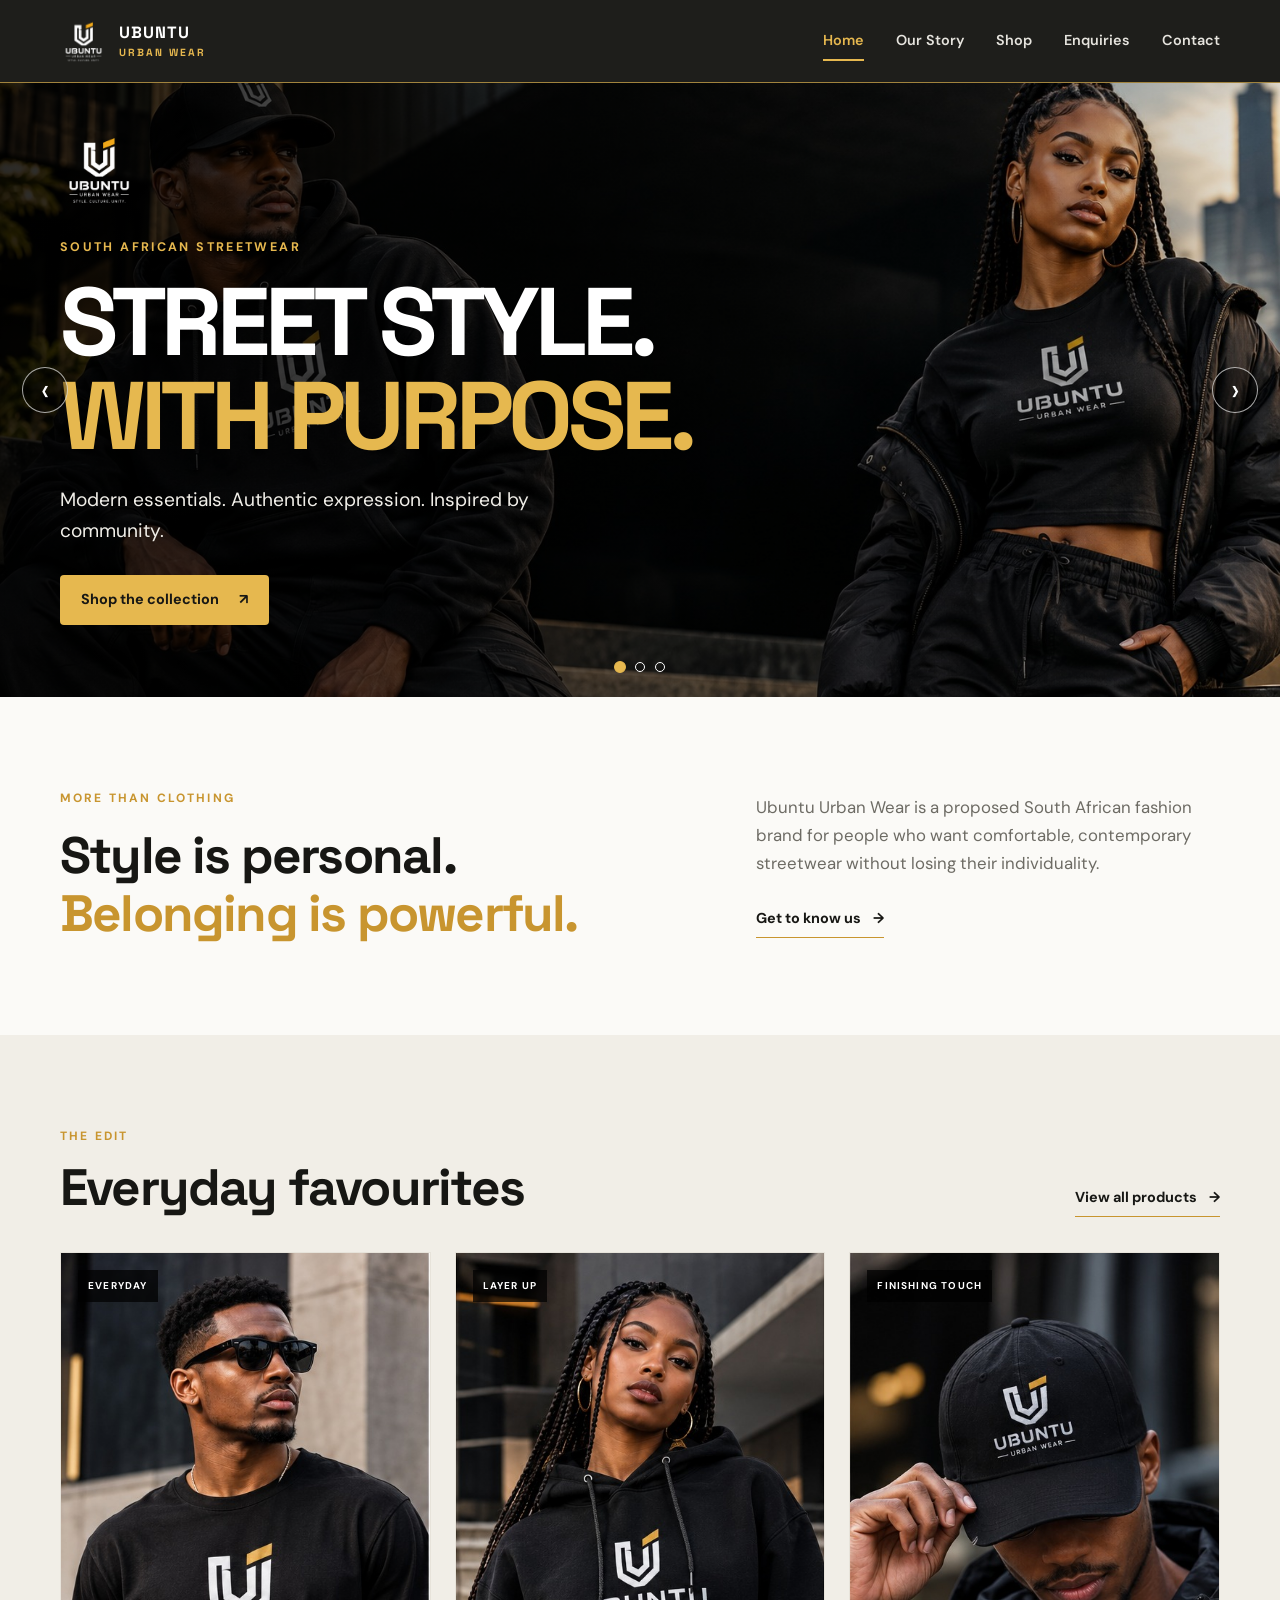
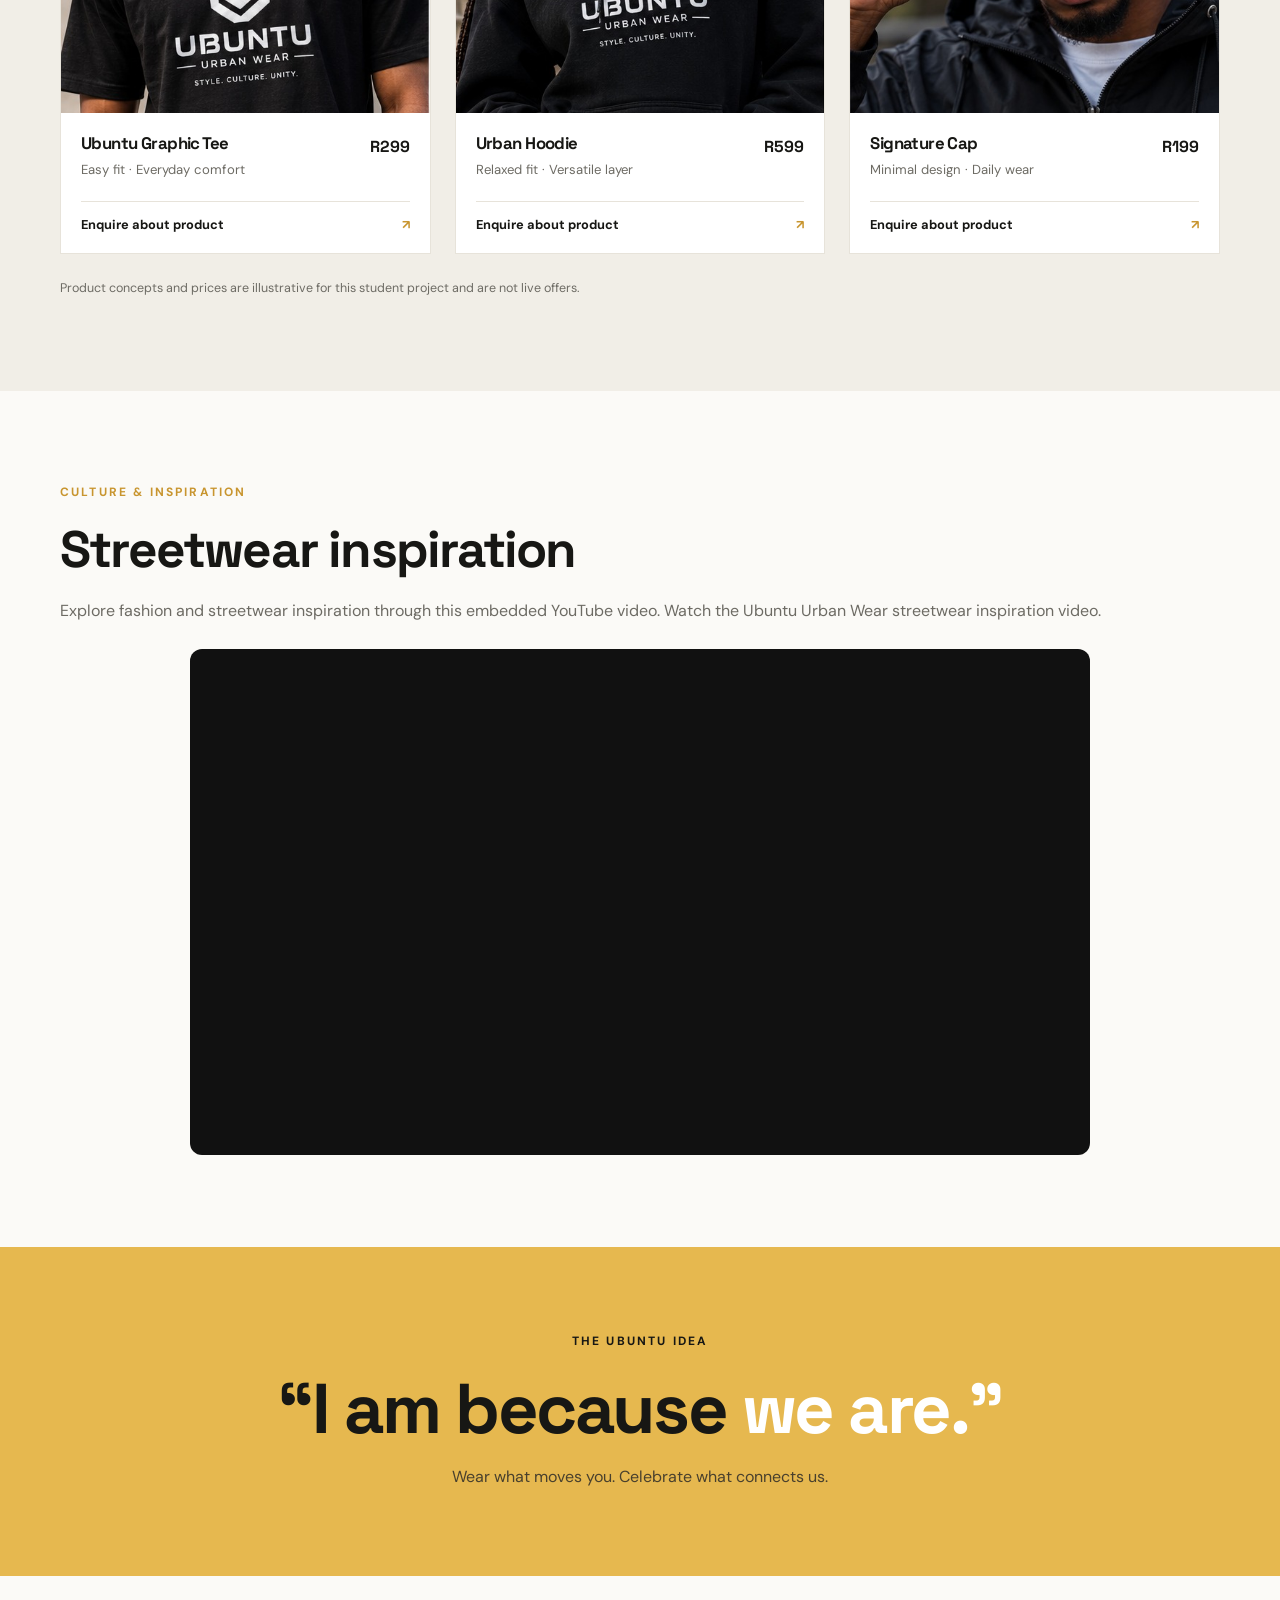
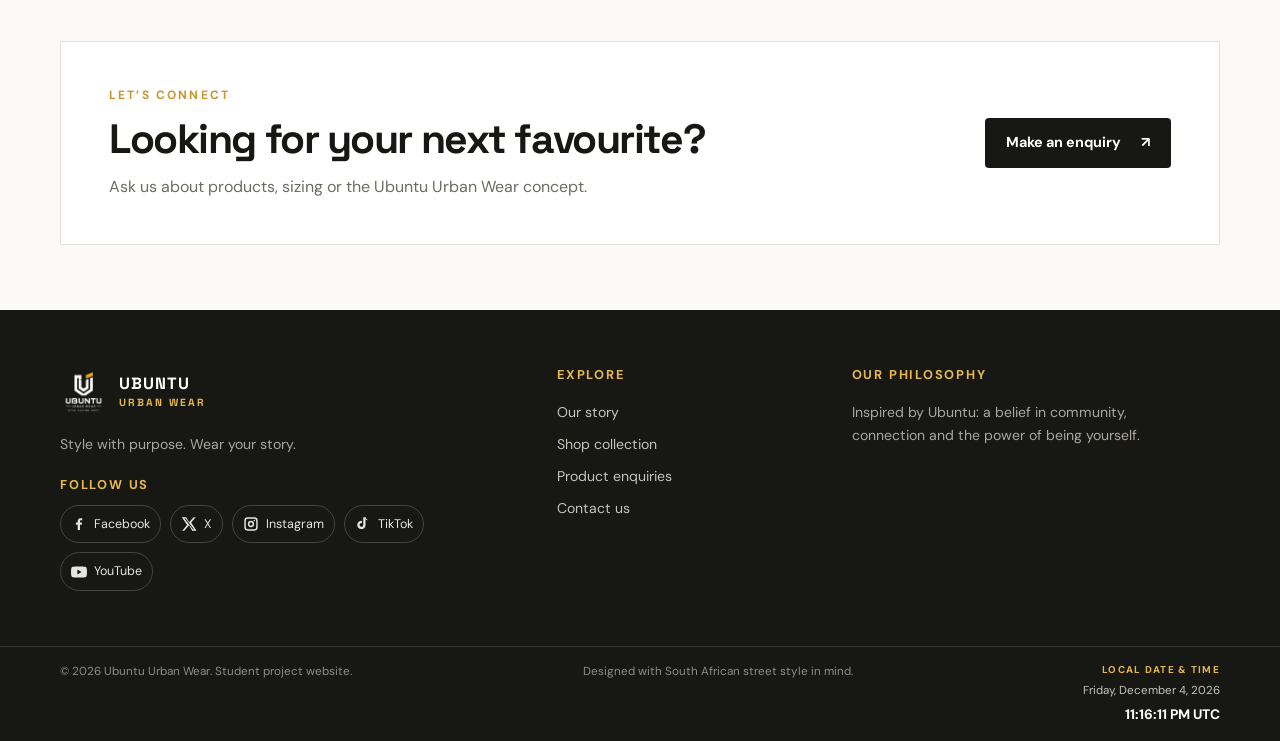
<file: index.html>
<!DOCTYPE html>
<html lang="en">
<head>
    <link rel="icon" type="image/png" sizes="128x128" href="images/favicon.png">
    <link rel="shortcut icon" href="images/favicon.ico" type="image/x-icon">
  <meta charset="UTF-8">
  <meta name="viewport" content="width=device-width, initial-scale=1.0">
  <meta name="description" content="Discover Ubuntu Urban Wear, a South African streetwear concept featuring graphic tees, urban hoodies and signature caps. Style, culture and unity in everyday wear.">
  <meta name="author" content="Katleho Kulube">
  <meta name="theme-color" content="#111111">
  <meta name="robots" content="index, follow, max-image-preview:large">
  <meta property="og:type" content="website">
  <meta property="og:site_name" content="Ubuntu Urban Wear">
  <meta property="og:title" content="Ubuntu Urban Wear | South African Streetwear & Everyday Style">
  <meta property="og:description" content="Discover Ubuntu Urban Wear, a South African streetwear concept featuring graphic tees, urban hoodies and signature caps. Style, culture and unity in everyday wear.">
  <meta property="og:image" content="images/banner-model-1.jpg">
  <meta name="twitter:card" content="summary_large_image">
  <meta name="twitter:title" content="Ubuntu Urban Wear | South African Streetwear & Everyday Style">
  <meta name="twitter:description" content="Discover Ubuntu Urban Wear, a South African streetwear concept featuring graphic tees, urban hoodies and signature caps. Style, culture and unity in everyday wear.">
  <meta name="twitter:image" content="images/banner-model-1.jpg">
  <title>Ubuntu Urban Wear | South African Streetwear & Everyday Style</title>
  <link rel="preconnect" href="https://fonts.googleapis.com">
  <link rel="preconnect" href="https://fonts.gstatic.com" crossorigin>
  <link href="https://fonts.googleapis.com/css2?family=DM+Sans:wght@400;500;600;700&family=Space+Grotesk:wght@400;500;600;700&display=swap" rel="stylesheet">
  <script type="application/ld+json">
  {
    "@context": "https://schema.org",
    "@type": "Organization",
    "name": "Ubuntu Urban Wear",
    "description": "A South African streetwear concept inspired by style, culture, unity and everyday self-expression.",
    "logo": "images/logo.png"
  }
  </script>
  <link rel="stylesheet" href="css/style.css">
</head>
<body>
<a class="skip-link" href="#main">Skip to content</a>
<header class="site-header">
  <div class="container nav-wrap">
    <a href="index.html" class="brand" aria-label="Ubuntu Urban Wear home">
      <img src="images/logo.png" alt="Ubuntu Urban Wear logo">
      <span>UBUNTU <em>URBAN WEAR</em></span>
    </a>
    <button class="menu-toggle" type="button" aria-expanded="false" aria-controls="main-nav" aria-label="Open navigation menu"><span></span><span></span><span></span></button>
    <nav class="main-nav" id="main-nav" aria-label="Main navigation">
      <a href="index.html" aria-current="page">Home</a>
      <a href="about.html" >Our Story</a>
      <a href="products.html" >Shop</a>
      <a href="enquiry.html" >Enquiries</a>
      <a href="contact.html" >Contact</a>
    </nav>
  </div>
</header>
<main id="main">
  <section class="fashion-carousel" aria-label="Ubuntu Urban Wear fashion banner">
    <div class="fashion-slide active" aria-hidden="false">
      <img class="fashion-slide-image" src="images/banner-model-1.jpg" alt="Ubuntu Urban Wear fashion banner, model 1" fetchpriority="high" decoding="async">
      <div class="fashion-shade"></div><div class="fashion-content container">
        <img class="fashion-logo" src="images/logo.png" alt="Ubuntu Urban Wear logo">
        <p class="eyebrow">South African streetwear</p><h1>Street style.<br><span>With purpose.</span></h1>
        <p>Modern essentials. Authentic expression. Inspired by community.</p><a class="btn btn-primary" href="products.html">Shop the collection <span aria-hidden="true">↗</span></a>
      </div>
    </div>
    <div class="fashion-slide" aria-hidden="true">
      <img class="fashion-slide-image" src="images/banner-model-2.jpg" alt="Ubuntu Urban Wear fashion banner, model 2" fetchpriority="auto" decoding="async">
      <div class="fashion-shade"></div><div class="fashion-content container">
        <img class="fashion-logo" src="images/logo.png" alt="Ubuntu Urban Wear logo">
        <p class="eyebrow">Own your everyday</p><h2>Make your<br><span>own statement.</span></h2>
        <p>Comfortable streetwear for every side of your story.</p><a class="btn btn-primary" href="products.html">Explore styles <span aria-hidden="true">↗</span></a>
      </div>
    </div>
    <div class="fashion-slide" aria-hidden="true">
      <img class="fashion-slide-image" src="images/banner-model-3.jpg" alt="Ubuntu Urban Wear fashion banner, model 3" fetchpriority="auto" decoding="async">
      <div class="fashion-shade"></div><div class="fashion-content container">
        <img class="fashion-logo" src="images/logo.png" alt="Ubuntu Urban Wear logo">
        <p class="eyebrow">Culture · Community · Confidence</p><h2>Wear your<br><span>story.</span></h2>
        <p>Find your fit. Celebrate what connects us.</p><a class="btn btn-primary" href="about.html">Discover our story <span aria-hidden="true">↗</span></a>
      </div>
    </div>
    <button class="carousel-arrow carousel-prev" type="button" aria-label="Previous banner">‹</button><button class="carousel-arrow carousel-next" type="button" aria-label="Next banner">›</button>
    <div class="carousel-dots" aria-label="Choose banner"><button class="active" type="button" aria-label="Show banner 1"></button><button type="button" aria-label="Show banner 2"></button><button type="button" aria-label="Show banner 3"></button></div>
  </section>
  <section class="section section-intro">
    <div class="container intro-grid">
      <div><p class="eyebrow">More than clothing</p><h2>Style is personal.<br><span>Belonging is powerful.</span></h2></div>
      <div><p>Ubuntu Urban Wear is a proposed South African fashion brand for people who want comfortable, contemporary streetwear without losing their individuality.</p><a class="text-link" href="about.html">Get to know us <span aria-hidden="true">→</span></a></div>
    </div>
  </section>
  <section class="section collection-section">
    <div class="container">
      <div class="section-heading"><div><p class="eyebrow">The edit</p><h2>Everyday favourites</h2></div><a class="text-link" href="products.html">View all products <span aria-hidden="true">→</span></a></div>
      <div class="product-grid">
        <article class="product-card"><div class="product-visual product-photo-wrap"><button class="lightbox-trigger" type="button" aria-label="View larger product image"><img class="product-photo" src="images/ubuntu-graphic-tee.jpg" alt="Model wearing the Ubuntu Urban Wear graphic tee" loading="lazy"></button><span class="product-tag">EVERYDAY</span></div><div class="product-info"><div><h3>Ubuntu Graphic Tee</h3><p>Easy fit · Everyday comfort</p></div><strong>R299</strong></div><a class="product-link" href="enquiry.html?product=Ubuntu%20Graphic%20Tee">Enquire about product <span>↗</span></a></article>
        <article class="product-card"><div class="product-visual product-photo-wrap"><button class="lightbox-trigger" type="button" aria-label="View larger product image"><img class="product-photo" src="images/urban-hoodie.jpg" alt="Model wearing the Ubuntu Urban Wear hoodie" loading="lazy"></button><span class="product-tag">LAYER UP</span></div><div class="product-info"><div><h3>Urban Hoodie</h3><p>Relaxed fit · Versatile layer</p></div><strong>R599</strong></div><a class="product-link" href="enquiry.html?product=Urban%20Hoodie">Enquire about product <span>↗</span></a></article>
        <article class="product-card"><div class="product-visual product-photo-wrap"><button class="lightbox-trigger" type="button" aria-label="View larger product image"><img class="product-photo" src="images/signature-cap.jpg" alt="Model wearing the Ubuntu Urban Wear signature cap" loading="lazy"></button><span class="product-tag">FINISHING TOUCH</span></div><div class="product-info"><div><h3>Signature Cap</h3><p>Minimal design · Daily wear</p></div><strong>R199</strong></div><a class="product-link" href="enquiry.html?product=Signature%20Cap">Enquire about product <span>↗</span></a></article>
      </div>
      <p class="small-note">Product concepts and prices are illustrative for this student project and are not live offers.</p>
    </div>
  </section>
  <section class="section inspiration-section"><div class="container"><p class="eyebrow">Culture & inspiration</p><h2>Streetwear inspiration</h2><p>Explore fashion and streetwear inspiration through this embedded YouTube video. Watch the Ubuntu Urban Wear streetwear inspiration video.</p><div style="aspect-ratio:16/9;max-width:900px;margin:24px auto 0;overflow:hidden;border-radius:12px;background:#111"><iframe title="Streetwear inspiration video on YouTube" src="https://www.youtube-nocookie.com/embed/OX5V_TK2on8" loading="lazy" style="width:100%;height:100%;border:0" allow="accelerometer; autoplay; clipboard-write; encrypted-media; gyroscope; picture-in-picture; web-share" referrerpolicy="strict-origin-when-cross-origin" allowfullscreen></iframe></div></div></section>
  <section class="statement-band"><div class="container statement-inner"><p class="eyebrow">The Ubuntu idea</p><h2>“I am because <span>we are.”</span></h2><p>Wear what moves you. Celebrate what connects us.</p></div></section>
  <section class="section cta-section"><div class="container cta-card"><div><p class="eyebrow">Let’s connect</p><h2>Looking for your next favourite?</h2><p>Ask us about products, sizing or the Ubuntu Urban Wear concept.</p></div><a class="btn btn-dark" href="enquiry.html">Make an enquiry <span>↗</span></a></div></section>
</main><footer class="site-footer">
  <div class="container footer-grid">
    <div class="footer-brand">
      <a href="index.html" class="brand">
        <img src="images/logo.png" alt="">
        <span>UBUNTU <em>URBAN WEAR</em></span>
      </a>
      <p>Style with purpose. Wear your story.</p>
      <div class="social-links" aria-label="Follow Ubuntu Urban Wear on social media">
        <h2>Follow us</h2>
        <div class="social-icons">
          <a href="https://www.facebook.com/" target="_blank" rel="noopener noreferrer" aria-label="Facebook" title="Facebook"><svg viewBox="0 0 24 24" aria-hidden="true"><path d="M13.5 21v-8h2.7l.4-3.1h-3.1v-2c0-.9.3-1.5 1.6-1.5h1.7V3.6c-.3 0-1.3-.1-2.5-.1-2.5 0-4.2 1.5-4.2 4.3v2.1H7.3V13h2.8v8z"/></svg><span>Facebook</span></a>
          <a href="https://x.com/" target="_blank" rel="noopener noreferrer" aria-label="X" title="X"><svg viewBox="0 0 24 24" aria-hidden="true"><path d="M18.9 2H22l-6.8 7.8L23.2 22h-6.3L12 13.9 4.9 22H1.8l7.3-8.4L1.3 2h6.5l4.5 7.5zm-1.1 18h1.7L6.8 3.9H5z"/></svg><span>X</span></a>
          <a href="https://www.instagram.com/" target="_blank" rel="noopener noreferrer" aria-label="Instagram" title="Instagram"><svg viewBox="0 0 24 24" aria-hidden="true"><path d="M7 2h10a5 5 0 0 1 5 5v10a5 5 0 0 1-5 5H7a5 5 0 0 1-5-5V7a5 5 0 0 1 5-5zm0 2.2A2.8 2.8 0 0 0 4.2 7v10A2.8 2.8 0 0 0 7 19.8h10a2.8 2.8 0 0 0 2.8-2.8V7A2.8 2.8 0 0 0 17 4.2zm5 3.1a4.7 4.7 0 1 1 0 9.4 4.7 4.7 0 0 1 0-9.4zm0 2.2a2.5 2.5 0 1 0 0 5 2.5 2.5 0 0 0 0-5zm5-4a1.1 1.1 0 1 1 0 2.2 1.1 1.1 0 0 1 0-2.2z"/></svg><span>Instagram</span></a>
          <a href="https://www.tiktok.com/" target="_blank" rel="noopener noreferrer" aria-label="TikTok" title="TikTok"><svg viewBox="0 0 24 24" aria-hidden="true"><path d="M19.6 6.2a6.1 6.1 0 0 1-3.8-1.3v8.5a6.2 6.2 0 1 1-5.4-6.1v3.4a2.8 2.8 0 1 0 2 2.7V2h3.4a6 6 0 0 0 3.8 4.2z"/></svg><span>TikTok</span></a>
          <a href="https://www.youtube.com/" target="_blank" rel="noopener noreferrer" aria-label="YouTube" title="YouTube"><svg viewBox="0 0 24 24" aria-hidden="true"><path d="M23.5 6.2a3 3 0 0 0-2.1-2.1C19.5 3.6 12 3.6 12 3.6s-7.5 0-9.4.5A3 3 0 0 0 .5 6.2 31 31 0 0 0 0 12a31 31 0 0 0 .5 5.8 3 3 0 0 0 2.1 2.1c1.9.5 9.4.5 9.4.5s7.5 0 9.4-.5a3 3 0 0 0 2.1-2.1A31 31 0 0 0 24 12a31 31 0 0 0-.5-5.8zM9.6 15.6V8.4l6.2 3.6z"/></svg><span>YouTube</span></a>
        </div>
      </div>
    </div>
    <div class="footer-links">
      <h2>Explore</h2>
      <a href="about.html">Our story</a><a href="products.html">Shop collection</a><a href="enquiry.html">Product enquiries</a><a href="contact.html">Contact us</a>
    </div>
    <div class="footer-links">
      <h2>Our philosophy</h2>
      <p>Inspired by Ubuntu: a belief in community, connection and the power of being yourself.</p>
    </div>
  </div>
  <div class="copyright"><div class="container"><p>&copy; 2026 Ubuntu Urban Wear. Student project website.</p><p>Designed with South African street style in mind.</p>
      <div class="local-datetime" aria-label="Your local date and time">
        <span class="local-datetime-label">LOCAL DATE &amp; TIME</span>
        <time class="local-date" data-local-date>Loading date…</time>
        <time class="local-time" data-local-time>Loading time…</time>
      </div></div></div>
</footer>
<script src="javascript/script.js" defer></script>
</body>
</html>
</file>
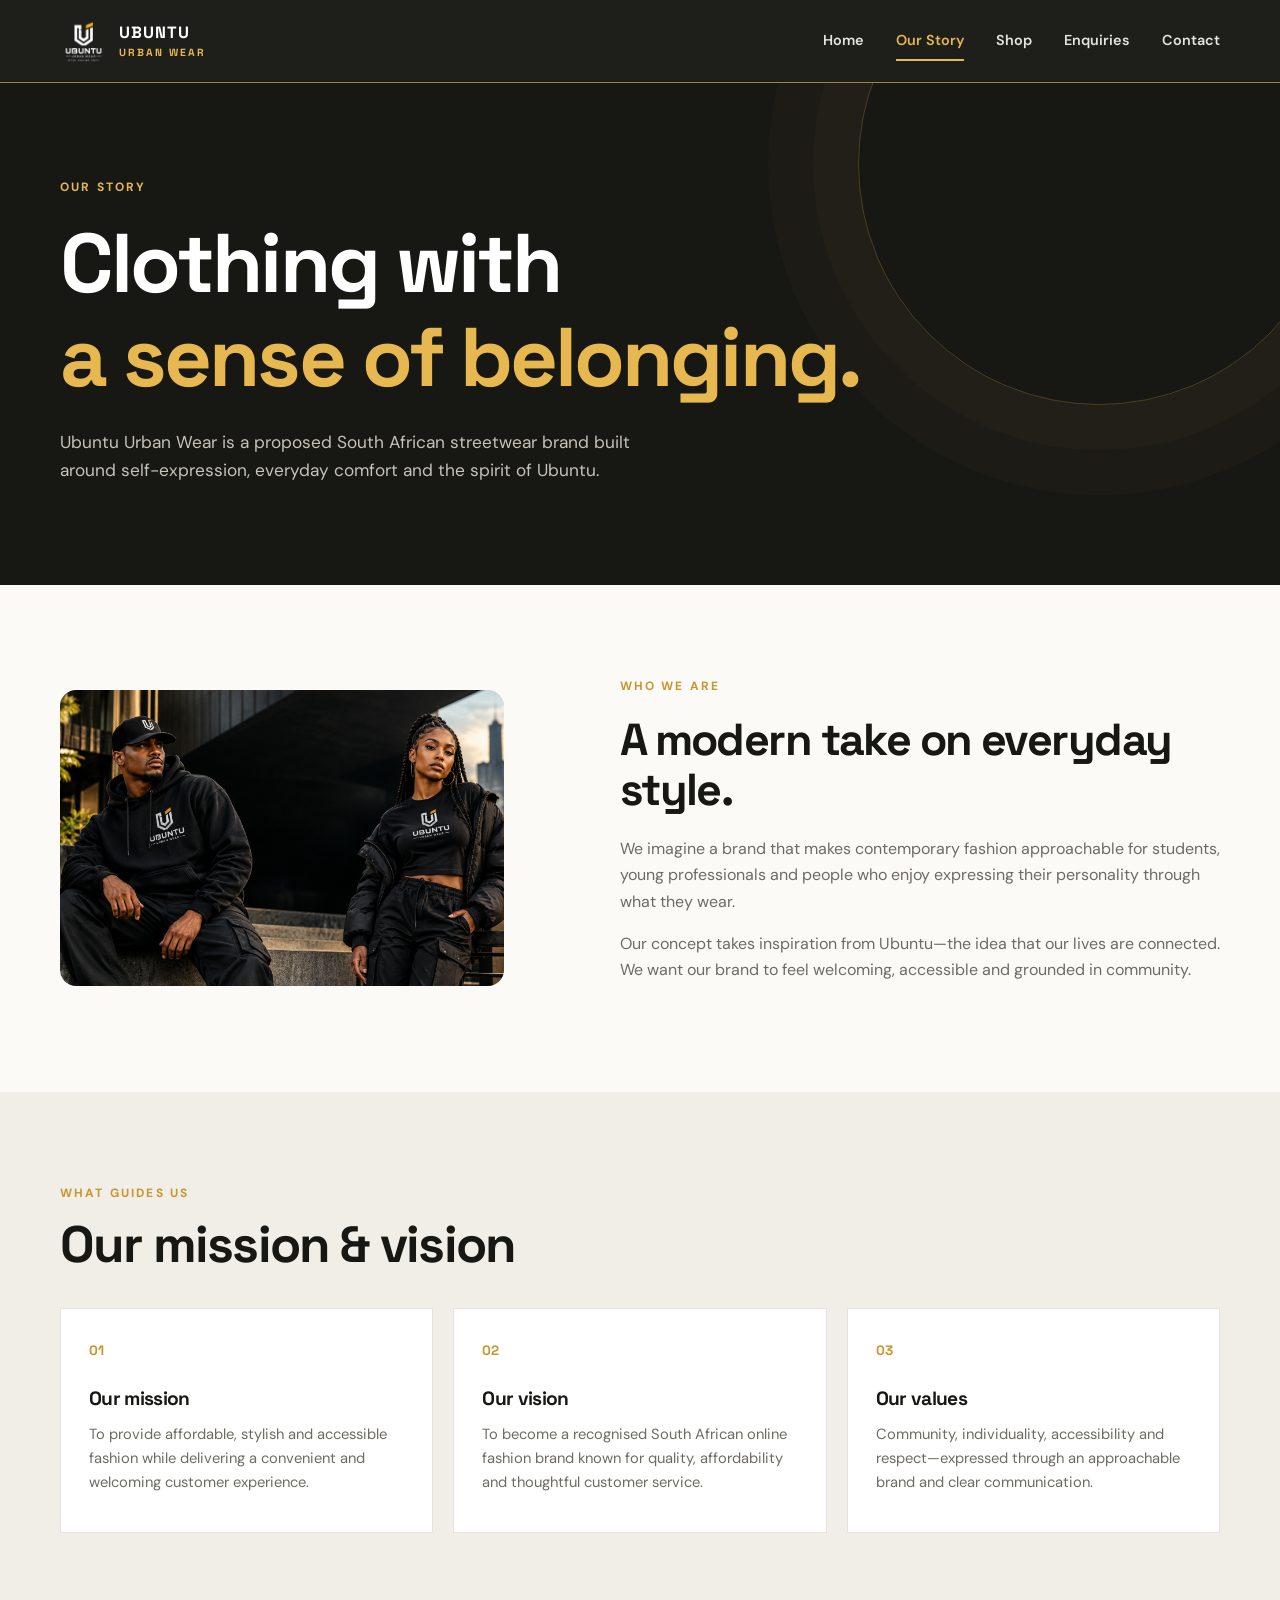
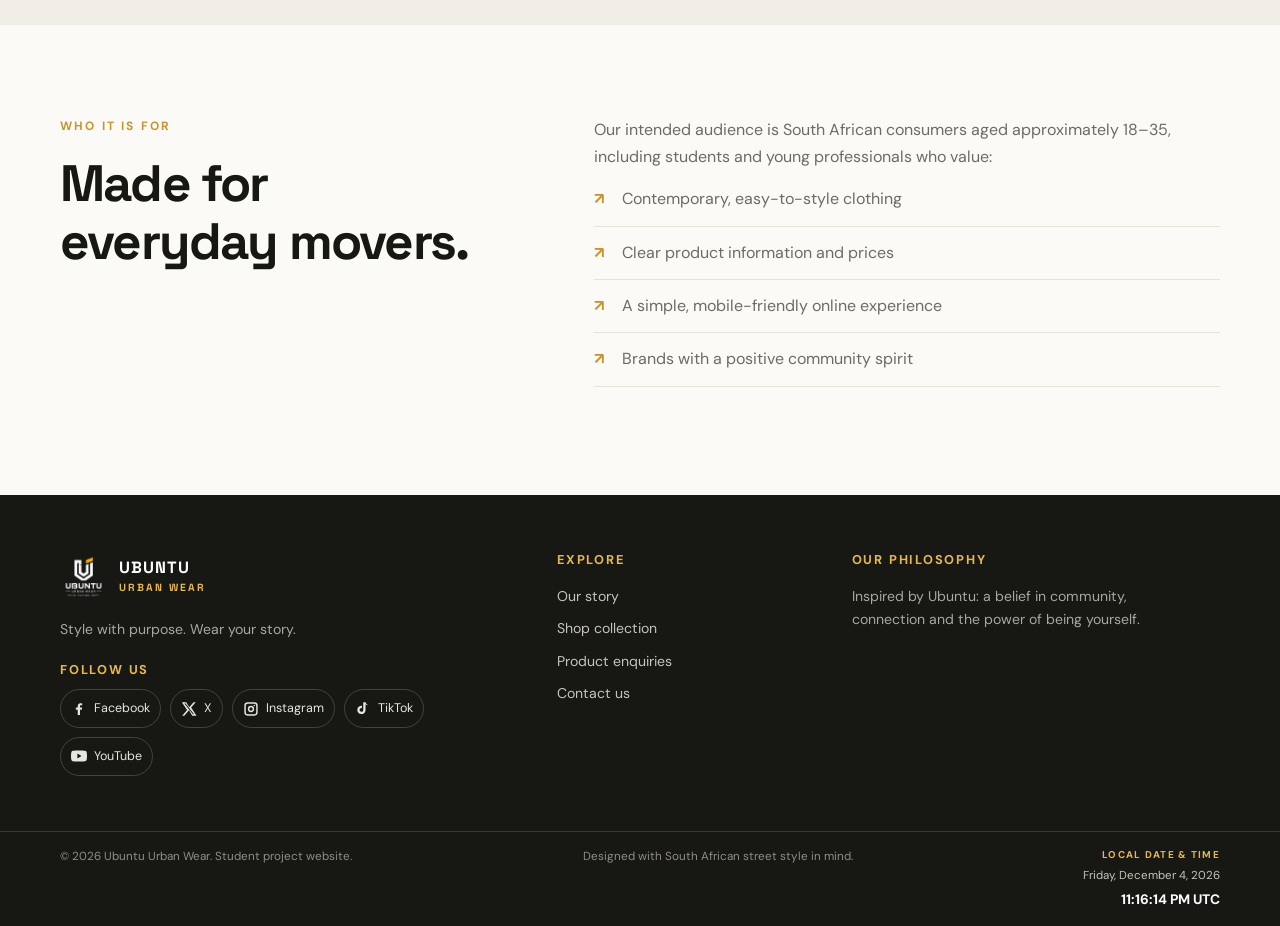
<file: about.html>
<!DOCTYPE html>
<html lang="en">
<head>
    <link rel="icon" type="image/png" sizes="128x128" href="images/favicon.png">
    <link rel="shortcut icon" href="images/favicon.ico" type="image/x-icon">
  <meta charset="UTF-8">
  <meta name="viewport" content="width=device-width, initial-scale=1.0">
  <meta name="description" content="Discover the Ubuntu Urban Wear story: a South African streetwear concept inspired by self-expression, everyday comfort, culture and the spirit of Ubuntu.">
  <meta name="author" content="Katleho Kulube">
  <meta name="theme-color" content="#111111">
  <meta name="robots" content="index, follow, max-image-preview:large">
  <meta property="og:type" content="article">
  <meta property="og:site_name" content="Ubuntu Urban Wear">
  <meta property="og:title" content="Our Story | Ubuntu Urban Wear South African Streetwear">
  <meta property="og:description" content="Discover the Ubuntu Urban Wear story: a South African streetwear concept inspired by self-expression, everyday comfort, culture and the spirit of Ubuntu.">
  <meta property="og:image" content="images/banner-model-1.jpg">
  <meta name="twitter:card" content="summary_large_image">
  <meta name="twitter:title" content="Our Story | Ubuntu Urban Wear South African Streetwear">
  <meta name="twitter:description" content="Discover the Ubuntu Urban Wear story: a South African streetwear concept inspired by self-expression, everyday comfort, culture and the spirit of Ubuntu.">
  <meta name="twitter:image" content="images/banner-model-1.jpg">
  <title>Our Story | Ubuntu Urban Wear South African Streetwear</title>
  <link rel="preconnect" href="https://fonts.googleapis.com">
  <link rel="preconnect" href="https://fonts.gstatic.com" crossorigin>
  <link href="https://fonts.googleapis.com/css2?family=DM+Sans:wght@400;500;600;700&family=Space+Grotesk:wght@400;500;600;700&display=swap" rel="stylesheet">
  <link rel="stylesheet" href="css/style.css">
  <script type="application/ld+json">
  {
    "@context": "https://schema.org",
    "@type": "WebSite",
    "name": "Ubuntu Urban Wear",
    "description": "A South African streetwear concept inspired by style, culture and unity."
  }
  </script>
</head>
<body>
<a class="skip-link" href="#main">Skip to content</a>
<header class="site-header">
  <div class="container nav-wrap">
    <a href="index.html" class="brand" aria-label="Ubuntu Urban Wear home">
      <img src="images/logo.png" alt="Ubuntu Urban Wear logo">
      <span>UBUNTU <em>URBAN WEAR</em></span>
    </a>
    <button class="menu-toggle" type="button" aria-expanded="false" aria-controls="main-nav" aria-label="Open navigation menu"><span></span><span></span><span></span></button>
    <nav class="main-nav" id="main-nav" aria-label="Main navigation">
      <a href="index.html" >Home</a>
      <a href="about.html" aria-current="page">Our Story</a>
      <a href="products.html" >Shop</a>
      <a href="enquiry.html" >Enquiries</a>
      <a href="contact.html" >Contact</a>
    </nav>
  </div>
</header>
<main id="main">
<section class="page-hero"><div class="container page-hero-inner"><p class="eyebrow">Our story</p><h1>Clothing with<br><span>a sense of belonging.</span></h1><p>Ubuntu Urban Wear is a proposed South African streetwear brand built around self-expression, everyday comfort and the spirit of Ubuntu.</p></div></section>
  <section class="section"><div class="container story-grid"><div class="story-image-wrap"><img class="story-image" src="images/banner-model-1.jpg" alt="Models wearing Ubuntu Urban Wear branded streetwear" loading="lazy"></div><div class="story-copy"><p class="eyebrow">Who we are</p><h2>A modern take on everyday style.</h2><p>We imagine a brand that makes contemporary fashion approachable for students, young professionals and people who enjoy expressing their personality through what they wear.</p><p>Our concept takes inspiration from Ubuntu—the idea that our lives are connected. We want our brand to feel welcoming, accessible and grounded in community.</p></div></div></section>
  <section class="section soft-section"><div class="container"><div class="section-heading"><div><p class="eyebrow">What guides us</p><h2>Our mission & vision</h2></div></div><div class="values-grid"><article class="value-card"><span class="value-number">01</span><h3>Our mission</h3><p>To provide affordable, stylish and accessible fashion while delivering a convenient and welcoming customer experience.</p></article><article class="value-card"><span class="value-number">02</span><h3>Our vision</h3><p>To become a recognised South African online fashion brand known for quality, affordability and thoughtful customer service.</p></article><article class="value-card"><span class="value-number">03</span><h3>Our values</h3><p>Community, individuality, accessibility and respect—expressed through an approachable brand and clear communication.</p></article></div></div></section>
  <section class="section"><div class="container audience-grid"><div><p class="eyebrow">Who it is for</p><h2>Made for everyday movers.</h2></div><div><p>Our intended audience is South African consumers aged approximately 18–35, including students and young professionals who value:</p><ul class="feature-list"><li>Contemporary, easy-to-style clothing</li><li>Clear product information and prices</li><li>A simple, mobile-friendly online experience</li><li>Brands with a positive community spirit</li></ul></div></div></section>
</main><footer class="site-footer">
  <div class="container footer-grid">
    <div class="footer-brand">
      <a href="index.html" class="brand">
        <img src="images/logo.png" alt="">
        <span>UBUNTU <em>URBAN WEAR</em></span>
      </a>
      <p>Style with purpose. Wear your story.</p>
      <div class="social-links" aria-label="Follow Ubuntu Urban Wear on social media">
        <h2>Follow us</h2>
        <div class="social-icons">
          <a href="https://www.facebook.com/" target="_blank" rel="noopener noreferrer" aria-label="Facebook" title="Facebook"><svg viewBox="0 0 24 24" aria-hidden="true"><path d="M13.5 21v-8h2.7l.4-3.1h-3.1v-2c0-.9.3-1.5 1.6-1.5h1.7V3.6c-.3 0-1.3-.1-2.5-.1-2.5 0-4.2 1.5-4.2 4.3v2.1H7.3V13h2.8v8z"/></svg><span>Facebook</span></a>
          <a href="https://x.com/" target="_blank" rel="noopener noreferrer" aria-label="X" title="X"><svg viewBox="0 0 24 24" aria-hidden="true"><path d="M18.9 2H22l-6.8 7.8L23.2 22h-6.3L12 13.9 4.9 22H1.8l7.3-8.4L1.3 2h6.5l4.5 7.5zm-1.1 18h1.7L6.8 3.9H5z"/></svg><span>X</span></a>
          <a href="https://www.instagram.com/" target="_blank" rel="noopener noreferrer" aria-label="Instagram" title="Instagram"><svg viewBox="0 0 24 24" aria-hidden="true"><path d="M7 2h10a5 5 0 0 1 5 5v10a5 5 0 0 1-5 5H7a5 5 0 0 1-5-5V7a5 5 0 0 1 5-5zm0 2.2A2.8 2.8 0 0 0 4.2 7v10A2.8 2.8 0 0 0 7 19.8h10a2.8 2.8 0 0 0 2.8-2.8V7A2.8 2.8 0 0 0 17 4.2zm5 3.1a4.7 4.7 0 1 1 0 9.4 4.7 4.7 0 0 1 0-9.4zm0 2.2a2.5 2.5 0 1 0 0 5 2.5 2.5 0 0 0 0-5zm5-4a1.1 1.1 0 1 1 0 2.2 1.1 1.1 0 0 1 0-2.2z"/></svg><span>Instagram</span></a>
          <a href="https://www.tiktok.com/" target="_blank" rel="noopener noreferrer" aria-label="TikTok" title="TikTok"><svg viewBox="0 0 24 24" aria-hidden="true"><path d="M19.6 6.2a6.1 6.1 0 0 1-3.8-1.3v8.5a6.2 6.2 0 1 1-5.4-6.1v3.4a2.8 2.8 0 1 0 2 2.7V2h3.4a6 6 0 0 0 3.8 4.2z"/></svg><span>TikTok</span></a>
          <a href="https://www.youtube.com/" target="_blank" rel="noopener noreferrer" aria-label="YouTube" title="YouTube"><svg viewBox="0 0 24 24" aria-hidden="true"><path d="M23.5 6.2a3 3 0 0 0-2.1-2.1C19.5 3.6 12 3.6 12 3.6s-7.5 0-9.4.5A3 3 0 0 0 .5 6.2 31 31 0 0 0 0 12a31 31 0 0 0 .5 5.8 3 3 0 0 0 2.1 2.1c1.9.5 9.4.5 9.4.5s7.5 0 9.4-.5a3 3 0 0 0 2.1-2.1A31 31 0 0 0 24 12a31 31 0 0 0-.5-5.8zM9.6 15.6V8.4l6.2 3.6z"/></svg><span>YouTube</span></a>
        </div>
      </div>
    </div>
    <div class="footer-links">
      <h2>Explore</h2>
      <a href="about.html">Our story</a><a href="products.html">Shop collection</a><a href="enquiry.html">Product enquiries</a><a href="contact.html">Contact us</a>
    </div>
    <div class="footer-links">
      <h2>Our philosophy</h2>
      <p>Inspired by Ubuntu: a belief in community, connection and the power of being yourself.</p>
    </div>
  </div>
  <div class="copyright"><div class="container"><p>&copy; 2026 Ubuntu Urban Wear. Student project website.</p><p>Designed with South African street style in mind.</p>
      <div class="local-datetime" aria-label="Your local date and time">
        <span class="local-datetime-label">LOCAL DATE &amp; TIME</span>
        <time class="local-date" data-local-date>Loading date…</time>
        <time class="local-time" data-local-time>Loading time…</time>
      </div></div></div>
</footer>
<script src="javascript/script.js" defer></script>
</body>
</html>
</file>
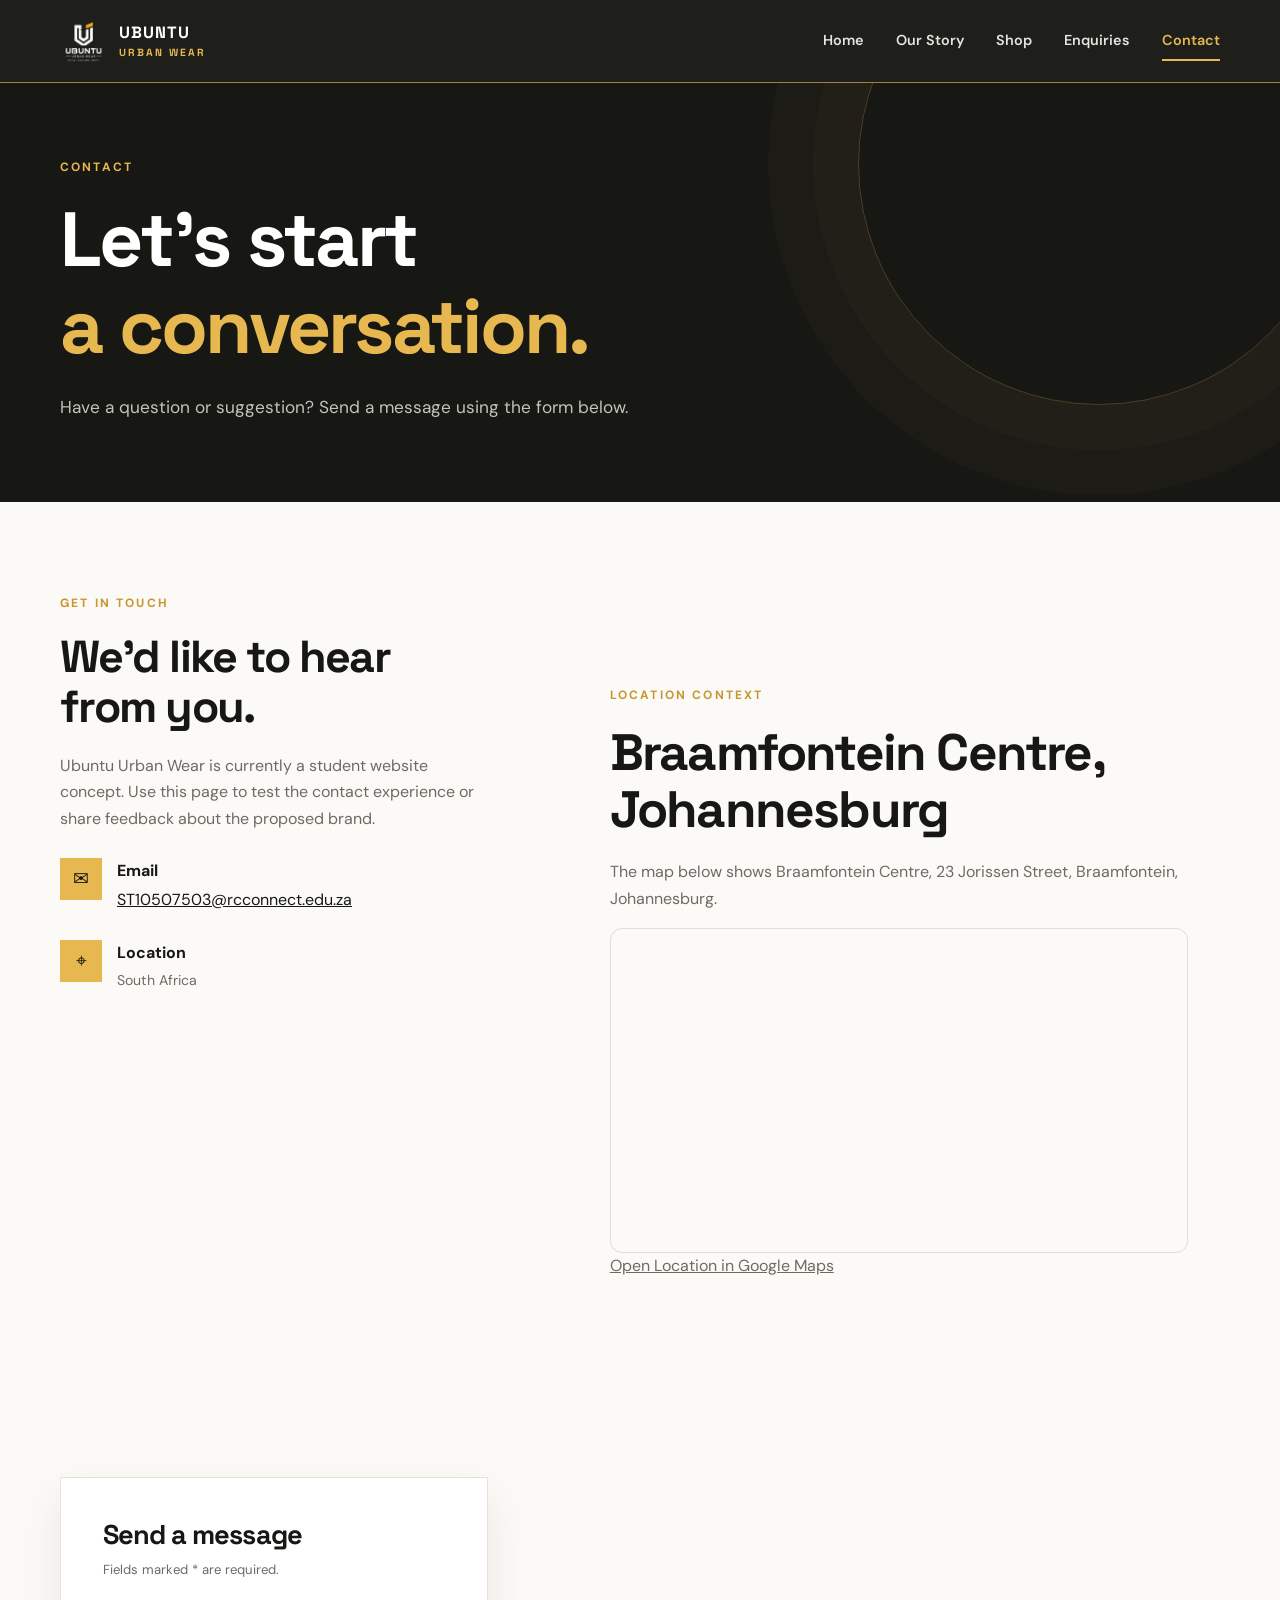
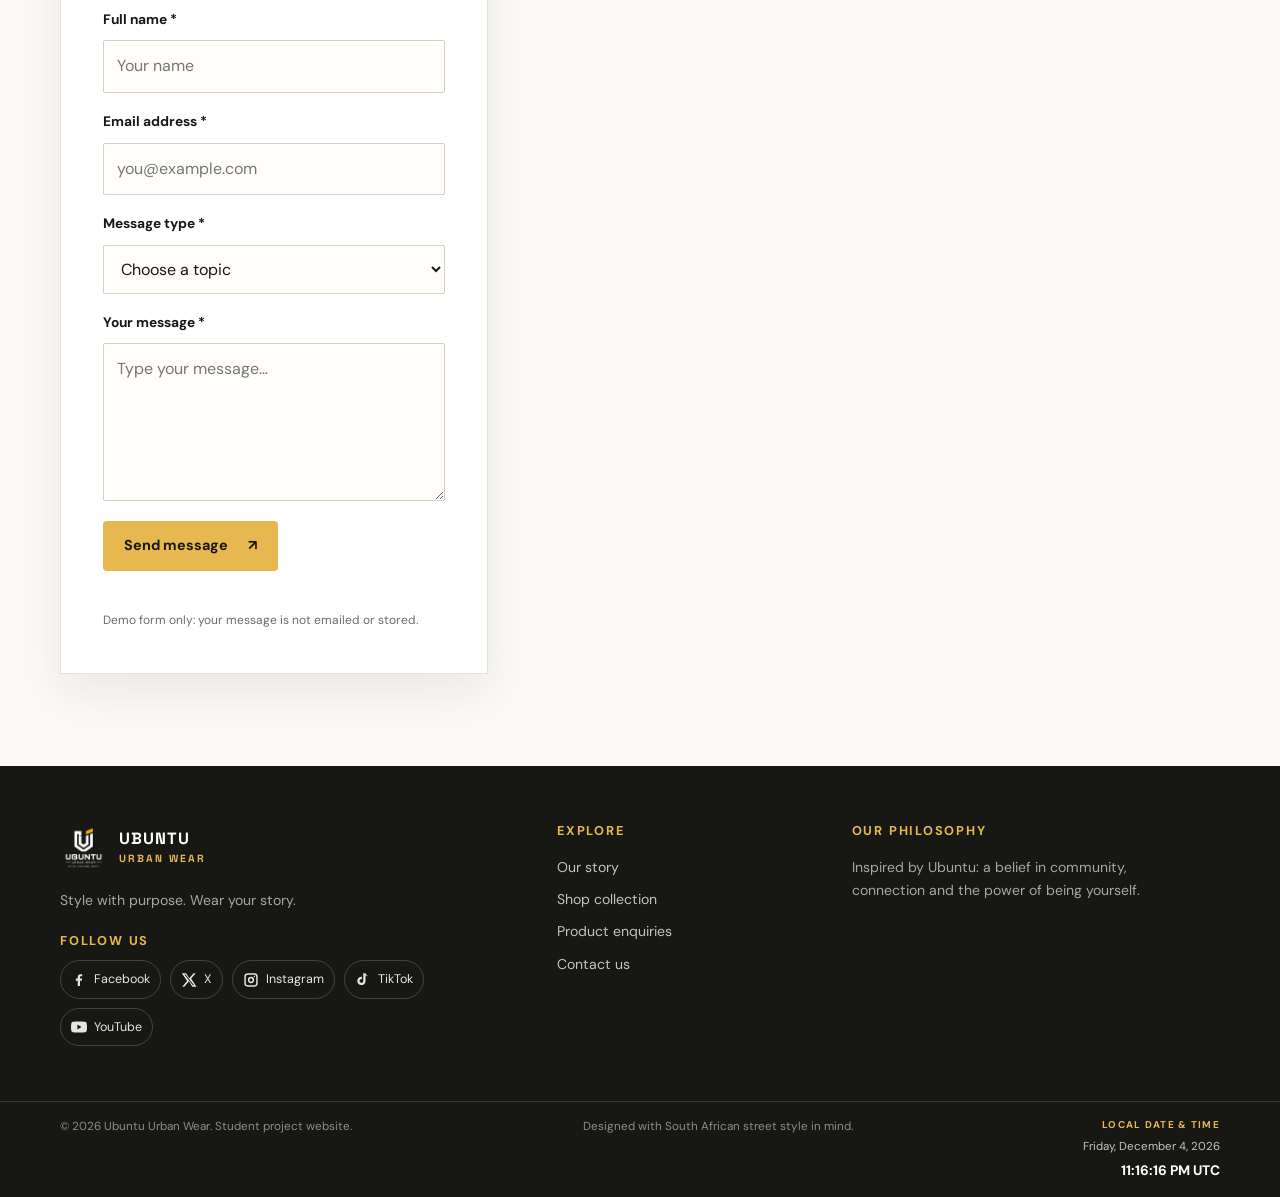
<file: contact.html>
<!DOCTYPE html>
<html lang="en">
<head>
    <link rel="icon" type="image/png" sizes="128x128" href="images/favicon.png">
    <link rel="shortcut icon" href="images/favicon.ico" type="image/x-icon">
  <meta charset="UTF-8">
  <meta name="viewport" content="width=device-width, initial-scale=1.0">
  <meta name="description" content="Get in touch with Ubuntu Urban Wear with a general question, suggestion or website feedback.">
  <meta name="author" content="Katleho Kulube">
  <meta name="theme-color" content="#111111">
  <meta name="robots" content="index, follow, max-image-preview:large">
  <meta property="og:type" content="website">
  <meta property="og:site_name" content="Ubuntu Urban Wear">
  <meta property="og:title" content="Contact Ubuntu Urban Wear | General Enquiries">
  <meta property="og:description" content="Get in touch with Ubuntu Urban Wear with a general question, suggestion or website feedback.">
  <meta property="og:image" content="images/banner-model-1.jpg">
  <meta name="twitter:card" content="summary_large_image">
  <meta name="twitter:title" content="Contact Ubuntu Urban Wear | General Enquiries">
  <meta name="twitter:description" content="Get in touch with Ubuntu Urban Wear with a general question, suggestion or website feedback.">
  <meta name="twitter:image" content="images/banner-model-1.jpg">
  <title>Contact Ubuntu Urban Wear | General Enquiries</title>
  <link rel="preconnect" href="https://fonts.googleapis.com">
  <link rel="preconnect" href="https://fonts.gstatic.com" crossorigin>
  <link href="https://fonts.googleapis.com/css2?family=DM+Sans:wght@400;500;600;700&family=Space+Grotesk:wght@400;500;600;700&display=swap" rel="stylesheet">
  <link rel="stylesheet" href="css/style.css">
  <script type="application/ld+json">
  {
    "@context": "https://schema.org",
    "@type": "WebSite",
    "name": "Ubuntu Urban Wear",
    "description": "A South African streetwear concept inspired by style, culture and unity."
  }
  </script>
</head>
<body>
<a class="skip-link" href="#main">Skip to content</a>
<header class="site-header">
  <div class="container nav-wrap">
    <a href="index.html" class="brand" aria-label="Ubuntu Urban Wear home">
      <img src="images/logo.png" alt="Ubuntu Urban Wear logo">
      <span>UBUNTU <em>URBAN WEAR</em></span>
    </a>
    <button class="menu-toggle" type="button" aria-expanded="false" aria-controls="main-nav" aria-label="Open navigation menu"><span></span><span></span><span></span></button>
    <nav class="main-nav" id="main-nav" aria-label="Main navigation">
      <a href="index.html" >Home</a>
      <a href="about.html" >Our Story</a>
      <a href="products.html" >Shop</a>
      <a href="enquiry.html" >Enquiries</a>
      <a href="contact.html" aria-current="page">Contact</a>
    </nav>
  </div>
</header>
<main id="main">
<section class="page-hero compact"><div class="container page-hero-inner"><p class="eyebrow">Contact</p><h1>Let’s start<br><span>a conversation.</span></h1><p>Have a question or suggestion? Send a message using the form below.</p></div></section>
  <section class="section"><div class="container contact-layout"><div class="contact-intro"><p class="eyebrow">Get in touch</p><h2>We’d like to hear from you.</h2><p>Ubuntu Urban Wear is currently a student website concept. Use this page to test the contact experience or share feedback about the proposed brand.</p><div class="contact-detail"><span class="detail-icon">✉</span><div><strong>Email</strong><a href="mailto:ST10507503@rcconnect.edu.za">
    ST10507503@rcconnect.edu.za
</a></div></div><div class="contact-detail"><span class="detail-icon">⌖</span><div><strong>Location</strong><p>South Africa</p></div></div></div>
  <section class="section map-section"><div class="container"><p class="eyebrow">Location context</p><h2>Braamfontein Centre, Johannesburg</h2><p>The map below shows Braamfontein Centre, 23 Jorissen Street, Braamfontein, Johannesburg. </p><div class="map-frame" style="aspect-ratio:16/9;min-height:280px;overflow:hidden;border-radius:12px;border:1px solid #ddd"><iframe title="Google Maps showing Braamfontein Centre, Johannesburg" src="https://www.google.com/maps?q=-26.1926949,28.0339324&amp;output=embed" loading="lazy" style="width:100%;height:100%;min-height:280px;border:0" allowfullscreen referrerpolicy="no-referrer-when-downgrade"></iframe></div><p><a href="https://www.google.com/maps/place/Braamfontein+Centre,+23+Jorissen+St,+Braamfontein,+Johannesburg,+2017/@-26.1926949,28.0339324,17z/data=!3m1!4b1!4m6!3m5!1s0x1e950c1bb2ad5483:0xffc2ed86c651c235!8m2!3d-26.1926949!4d28.0339324!16s%2Fg%2F11bw3y988c?entry=ttu&amp;g_ep=EgoyMDI2MTAyOC4wIKXMDSoASAFQAw%3D%3D" target="_blank" rel="noopener noreferrer">Open Location in Google Maps</a></p></div></section>
  <div class="form-panel"><form id="contact-form" class="site-form" novalidate><div class="form-heading"><h2>Send a message</h2><p>Fields marked * are required.</p></div><label for="contact-name">Full name *</label><input id="contact-name" name="name" autocomplete="name" required minlength="2" placeholder="Your name"><label for="contact-email">Email address *</label><input id="contact-email" name="email" type="email" autocomplete="email" required placeholder="you@example.com"><label for="contact-type">Message type *</label><select id="contact-type" name="type" required><option value="">Choose a topic</option><option>General question</option><option>Website feedback</option><option>Product feedback</option><option>Other</option></select><label for="contact-message">Your message *</label><textarea id="contact-message" name="message" rows="5" required minlength="10" placeholder="Type your message…"></textarea><button class="btn btn-primary" type="submit">Send message <span>↗</span></button><p class="form-feedback" id="contact-feedback" role="status" aria-live="polite"></p><p class="form-disclaimer">Demo form only: your message is not emailed or stored.</p></form></div></div></section>
</main><footer class="site-footer">
  <div class="container footer-grid">
    <div class="footer-brand">
      <a href="index.html" class="brand">
        <img src="images/logo.png" alt="">
        <span>UBUNTU <em>URBAN WEAR</em></span>
      </a>
      <p>Style with purpose. Wear your story.</p>
      <div class="social-links" aria-label="Follow Ubuntu Urban Wear on social media">
        <h2>Follow us</h2>
        <div class="social-icons">
          <a href="https://www.facebook.com/" target="_blank" rel="noopener noreferrer" aria-label="Facebook" title="Facebook"><svg viewBox="0 0 24 24" aria-hidden="true"><path d="M13.5 21v-8h2.7l.4-3.1h-3.1v-2c0-.9.3-1.5 1.6-1.5h1.7V3.6c-.3 0-1.3-.1-2.5-.1-2.5 0-4.2 1.5-4.2 4.3v2.1H7.3V13h2.8v8z"/></svg><span>Facebook</span></a>
          <a href="https://x.com/" target="_blank" rel="noopener noreferrer" aria-label="X" title="X"><svg viewBox="0 0 24 24" aria-hidden="true"><path d="M18.9 2H22l-6.8 7.8L23.2 22h-6.3L12 13.9 4.9 22H1.8l7.3-8.4L1.3 2h6.5l4.5 7.5zm-1.1 18h1.7L6.8 3.9H5z"/></svg><span>X</span></a>
          <a href="https://www.instagram.com/" target="_blank" rel="noopener noreferrer" aria-label="Instagram" title="Instagram"><svg viewBox="0 0 24 24" aria-hidden="true"><path d="M7 2h10a5 5 0 0 1 5 5v10a5 5 0 0 1-5 5H7a5 5 0 0 1-5-5V7a5 5 0 0 1 5-5zm0 2.2A2.8 2.8 0 0 0 4.2 7v10A2.8 2.8 0 0 0 7 19.8h10a2.8 2.8 0 0 0 2.8-2.8V7A2.8 2.8 0 0 0 17 4.2zm5 3.1a4.7 4.7 0 1 1 0 9.4 4.7 4.7 0 0 1 0-9.4zm0 2.2a2.5 2.5 0 1 0 0 5 2.5 2.5 0 0 0 0-5zm5-4a1.1 1.1 0 1 1 0 2.2 1.1 1.1 0 0 1 0-2.2z"/></svg><span>Instagram</span></a>
          <a href="https://www.tiktok.com/" target="_blank" rel="noopener noreferrer" aria-label="TikTok" title="TikTok"><svg viewBox="0 0 24 24" aria-hidden="true"><path d="M19.6 6.2a6.1 6.1 0 0 1-3.8-1.3v8.5a6.2 6.2 0 1 1-5.4-6.1v3.4a2.8 2.8 0 1 0 2 2.7V2h3.4a6 6 0 0 0 3.8 4.2z"/></svg><span>TikTok</span></a>
          <a href="https://www.youtube.com/" target="_blank" rel="noopener noreferrer" aria-label="YouTube" title="YouTube"><svg viewBox="0 0 24 24" aria-hidden="true"><path d="M23.5 6.2a3 3 0 0 0-2.1-2.1C19.5 3.6 12 3.6 12 3.6s-7.5 0-9.4.5A3 3 0 0 0 .5 6.2 31 31 0 0 0 0 12a31 31 0 0 0 .5 5.8 3 3 0 0 0 2.1 2.1c1.9.5 9.4.5 9.4.5s7.5 0 9.4-.5a3 3 0 0 0 2.1-2.1A31 31 0 0 0 24 12a31 31 0 0 0-.5-5.8zM9.6 15.6V8.4l6.2 3.6z"/></svg><span>YouTube</span></a>
        </div>
      </div>
    </div>
    <div class="footer-links">
      <h2>Explore</h2>
      <a href="about.html">Our story</a><a href="products.html">Shop collection</a><a href="enquiry.html">Product enquiries</a><a href="contact.html">Contact us</a>
    </div>
    <div class="footer-links">
      <h2>Our philosophy</h2>
      <p>Inspired by Ubuntu: a belief in community, connection and the power of being yourself.</p>
    </div>
  </div>
  <div class="copyright"><div class="container"><p>&copy; 2026 Ubuntu Urban Wear. Student project website.</p><p>Designed with South African street style in mind.</p>
      <div class="local-datetime" aria-label="Your local date and time">
        <span class="local-datetime-label">LOCAL DATE &amp; TIME</span>
        <time class="local-date" data-local-date>Loading date…</time>
        <time class="local-time" data-local-time>Loading time…</time>
      </div></div></div>
</footer>
<script src="javascript/script.js" defer></script>
</body>
</html>
</file>
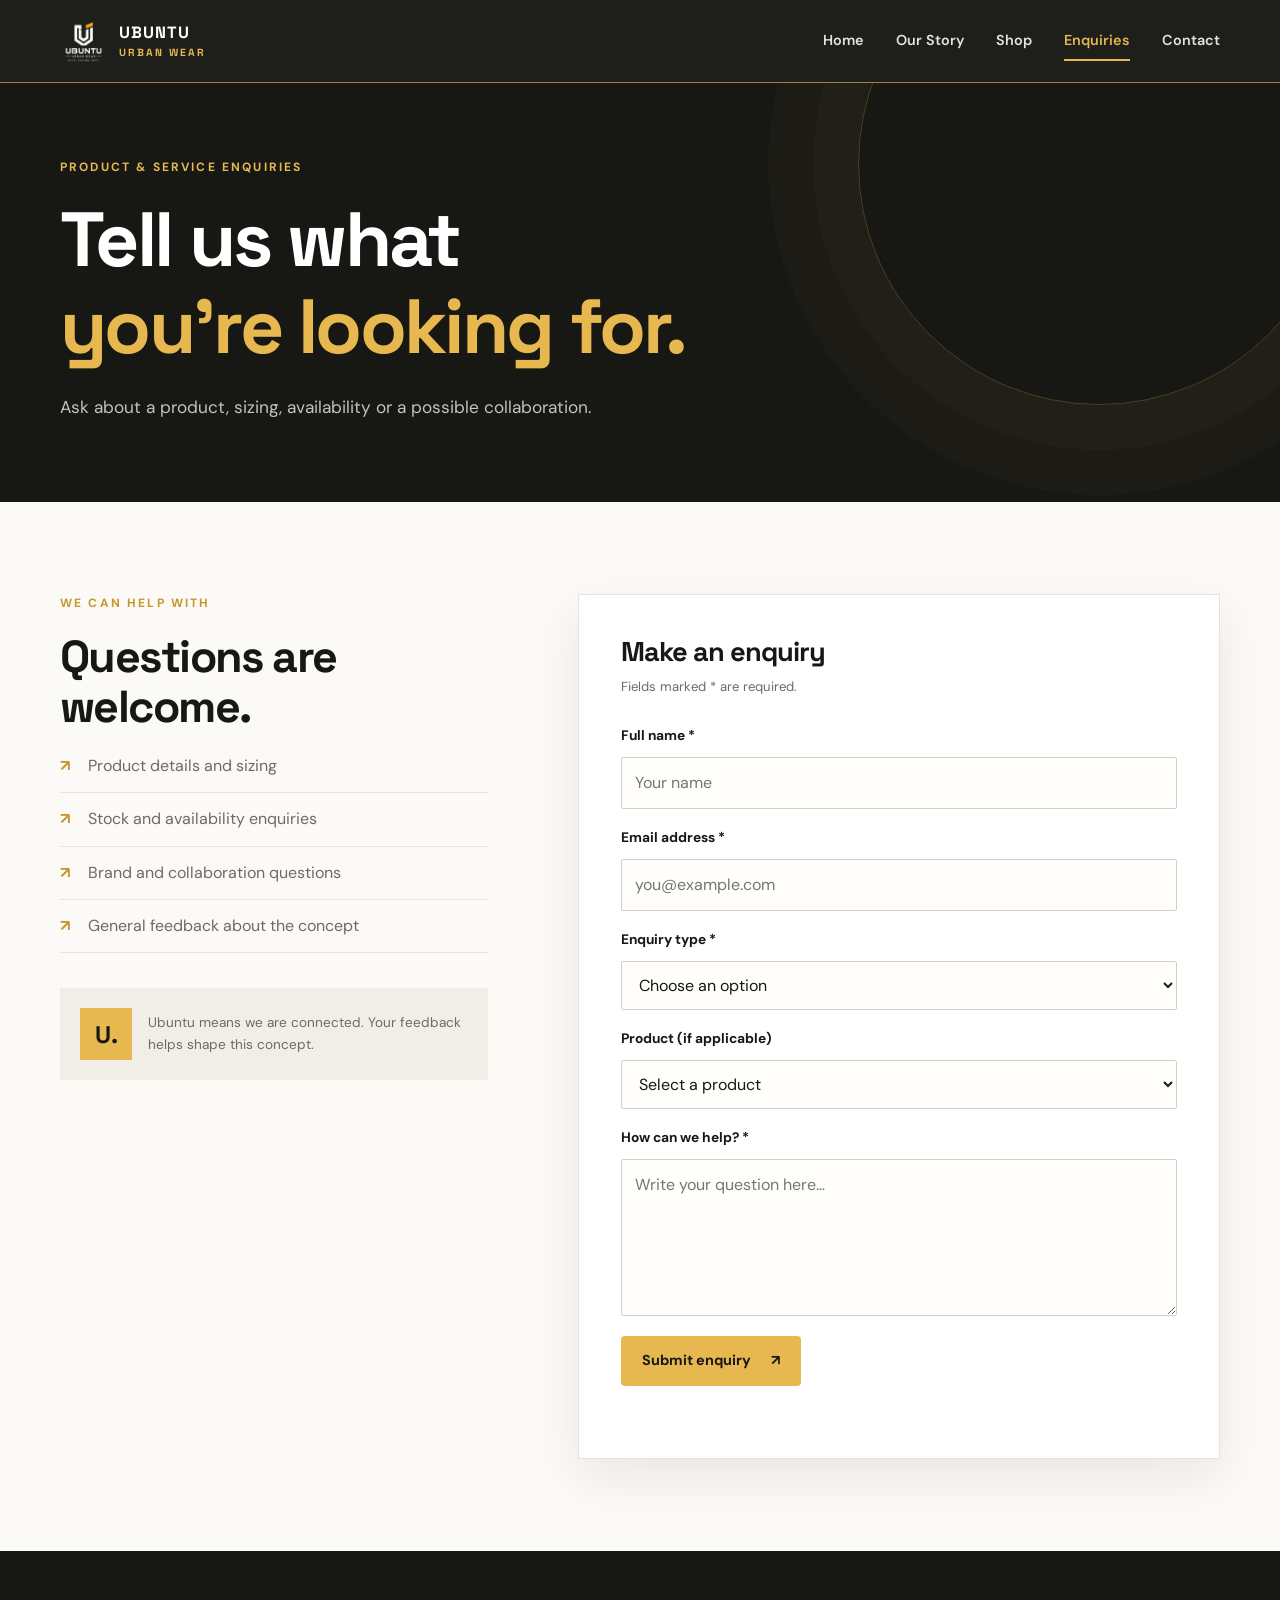
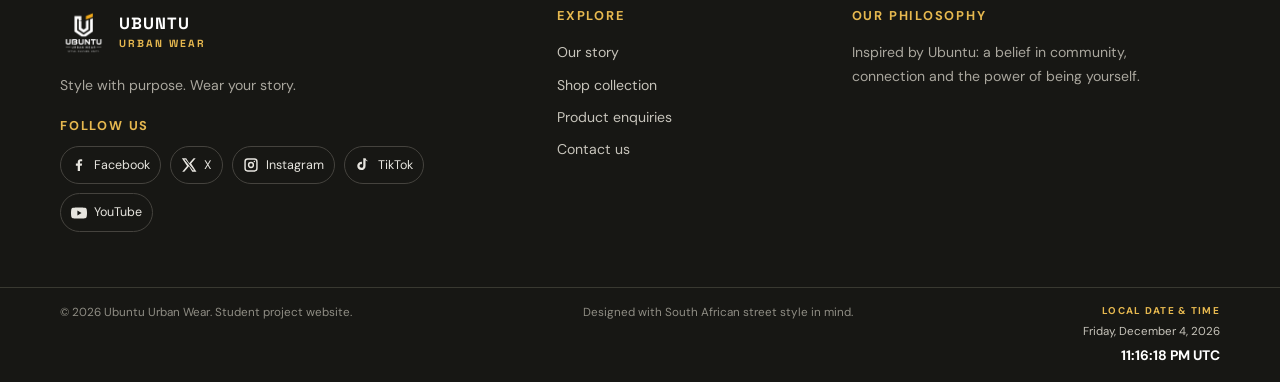
<file: enquiry.html>
<!DOCTYPE html>
<html lang="en">
<head>
    <link rel="icon" type="image/png" sizes="128x128" href="images/favicon.png">
    <link rel="shortcut icon" href="images/favicon.ico" type="image/x-icon">
  <meta charset="UTF-8">
  <meta name="viewport" content="width=device-width, initial-scale=1.0">
  <meta name="description" content="Contact Ubuntu Urban Wear about product concepts, sizing, availability or collaborations. Send an enquiry about graphic tees, hoodies and caps.">
  <meta name="author" content="Katleho Kulube">
  <meta name="theme-color" content="#111111">
  <meta name="robots" content="index, follow, max-image-preview:large">
  <meta property="og:type" content="website">
  <meta property="og:site_name" content="Ubuntu Urban Wear">
  <meta property="og:title" content="Product Enquiries | Ubuntu Urban Wear">
  <meta property="og:description" content="Contact Ubuntu Urban Wear about product concepts, sizing, availability or collaborations. Send an enquiry about graphic tees, hoodies and caps.">
  <meta property="og:image" content="images/banner-model-1.jpg">
  <meta name="twitter:card" content="summary_large_image">
  <meta name="twitter:title" content="Product Enquiries | Ubuntu Urban Wear">
  <meta name="twitter:description" content="Contact Ubuntu Urban Wear about product concepts, sizing, availability or collaborations. Send an enquiry about graphic tees, hoodies and caps.">
  <meta name="twitter:image" content="images/banner-model-1.jpg">
  <title>Product Enquiries | Ubuntu Urban Wear</title>
  <link rel="preconnect" href="https://fonts.googleapis.com">
  <link rel="preconnect" href="https://fonts.gstatic.com" crossorigin>
  <link href="https://fonts.googleapis.com/css2?family=DM+Sans:wght@400;500;600;700&family=Space+Grotesk:wght@400;500;600;700&display=swap" rel="stylesheet">
  <link rel="stylesheet" href="css/style.css">
  <script type="application/ld+json">
  {
    "@context": "https://schema.org",
    "@type": "WebSite",
    "name": "Ubuntu Urban Wear",
    "description": "A South African streetwear concept inspired by style, culture and unity."
  }
  </script>
</head>
<body>
<a class="skip-link" href="#main">Skip to content</a>
<header class="site-header">
  <div class="container nav-wrap">
    <a href="index.html" class="brand" aria-label="Ubuntu Urban Wear home">
      <img src="images/logo.png" alt="Ubuntu Urban Wear logo">
      <span>UBUNTU <em>URBAN WEAR</em></span>
    </a>
    <button class="menu-toggle" type="button" aria-expanded="false" aria-controls="main-nav" aria-label="Open navigation menu"><span></span><span></span><span></span></button>
    <nav class="main-nav" id="main-nav" aria-label="Main navigation">
      <a href="index.html" >Home</a>
      <a href="about.html" >Our Story</a>
      <a href="products.html" >Shop</a>
      <a href="enquiry.html" aria-current="page">Enquiries</a>
      <a href="contact.html" >Contact</a>
    </nav>
  </div>
</header>
<main id="main">
<section class="page-hero compact"><div class="container page-hero-inner"><p class="eyebrow">Product & service enquiries</p><h1>Tell us what<br><span>you’re looking for.</span></h1><p>Ask about a product, sizing, availability or a possible collaboration.</p></div></section>
  <section class="section"><div class="container form-layout"><div class="form-aside"><p class="eyebrow">We can help with</p><h2>Questions are welcome.</h2><ul class="feature-list"><li>Product details and sizing</li><li>Stock and availability enquiries</li><li>Brand and collaboration questions</li><li>General feedback about the concept</li></ul><div class="aside-note"><span>U.</span><p>Ubuntu means we are connected. Your feedback helps shape this concept.</p></div></div>
  <div class="form-panel"><form id="enquiry-form" class="site-form" novalidate><div class="form-heading"><h2>Make an enquiry</h2><p>Fields marked * are required.</p></div><label for="enquiry-name">Full name *</label><input id="enquiry-name" name="name" autocomplete="name" required minlength="2" placeholder="Your name"><label for="enquiry-email">Email address *</label><input id="enquiry-email" name="email" type="email" autocomplete="email" required placeholder="you@example.com"><label for="enquiry-type">Enquiry type *</label><select id="enquiry-type" name="type" required><option value="">Choose an option</option><option>Product information</option><option>Sizing and fit</option><option>Availability</option><option>Collaboration</option><option>Other</option></select><label for="enquiry-product">Product (if applicable)</label><select id="enquiry-product" name="product"><option value="">Select a product</option><option>Ubuntu Graphic Tee</option><option>Urban Hoodie</option><option>Signature Cap</option><option>Not product-specific</option></select><label for="enquiry-message">How can we help? *</label><textarea id="enquiry-message" name="message" rows="5" required minlength="10" placeholder="Write your question here…"></textarea><button class="btn btn-primary" type="submit">Submit enquiry <span>↗</span></button><p class="form-feedback" id="enquiry-feedback" role="status" aria-live="polite"></p></form></div></div></section>
</main><footer class="site-footer">
  <div class="container footer-grid">
    <div class="footer-brand">
      <a href="index.html" class="brand">
        <img src="images/logo.png" alt="">
        <span>UBUNTU <em>URBAN WEAR</em></span>
      </a>
      <p>Style with purpose. Wear your story.</p>
      <div class="social-links" aria-label="Follow Ubuntu Urban Wear on social media">
        <h2>Follow us</h2>
        <div class="social-icons">
          <a href="https://www.facebook.com/" target="_blank" rel="noopener noreferrer" aria-label="Facebook" title="Facebook"><svg viewBox="0 0 24 24" aria-hidden="true"><path d="M13.5 21v-8h2.7l.4-3.1h-3.1v-2c0-.9.3-1.5 1.6-1.5h1.7V3.6c-.3 0-1.3-.1-2.5-.1-2.5 0-4.2 1.5-4.2 4.3v2.1H7.3V13h2.8v8z"/></svg><span>Facebook</span></a>
          <a href="https://x.com/" target="_blank" rel="noopener noreferrer" aria-label="X" title="X"><svg viewBox="0 0 24 24" aria-hidden="true"><path d="M18.9 2H22l-6.8 7.8L23.2 22h-6.3L12 13.9 4.9 22H1.8l7.3-8.4L1.3 2h6.5l4.5 7.5zm-1.1 18h1.7L6.8 3.9H5z"/></svg><span>X</span></a>
          <a href="https://www.instagram.com/" target="_blank" rel="noopener noreferrer" aria-label="Instagram" title="Instagram"><svg viewBox="0 0 24 24" aria-hidden="true"><path d="M7 2h10a5 5 0 0 1 5 5v10a5 5 0 0 1-5 5H7a5 5 0 0 1-5-5V7a5 5 0 0 1 5-5zm0 2.2A2.8 2.8 0 0 0 4.2 7v10A2.8 2.8 0 0 0 7 19.8h10a2.8 2.8 0 0 0 2.8-2.8V7A2.8 2.8 0 0 0 17 4.2zm5 3.1a4.7 4.7 0 1 1 0 9.4 4.7 4.7 0 0 1 0-9.4zm0 2.2a2.5 2.5 0 1 0 0 5 2.5 2.5 0 0 0 0-5zm5-4a1.1 1.1 0 1 1 0 2.2 1.1 1.1 0 0 1 0-2.2z"/></svg><span>Instagram</span></a>
          <a href="https://www.tiktok.com/" target="_blank" rel="noopener noreferrer" aria-label="TikTok" title="TikTok"><svg viewBox="0 0 24 24" aria-hidden="true"><path d="M19.6 6.2a6.1 6.1 0 0 1-3.8-1.3v8.5a6.2 6.2 0 1 1-5.4-6.1v3.4a2.8 2.8 0 1 0 2 2.7V2h3.4a6 6 0 0 0 3.8 4.2z"/></svg><span>TikTok</span></a>
          <a href="https://www.youtube.com/" target="_blank" rel="noopener noreferrer" aria-label="YouTube" title="YouTube"><svg viewBox="0 0 24 24" aria-hidden="true"><path d="M23.5 6.2a3 3 0 0 0-2.1-2.1C19.5 3.6 12 3.6 12 3.6s-7.5 0-9.4.5A3 3 0 0 0 .5 6.2 31 31 0 0 0 0 12a31 31 0 0 0 .5 5.8 3 3 0 0 0 2.1 2.1c1.9.5 9.4.5 9.4.5s7.5 0 9.4-.5a3 3 0 0 0 2.1-2.1A31 31 0 0 0 24 12a31 31 0 0 0-.5-5.8zM9.6 15.6V8.4l6.2 3.6z"/></svg><span>YouTube</span></a>
        </div>
      </div>
    </div>
    <div class="footer-links">
      <h2>Explore</h2>
      <a href="about.html">Our story</a><a href="products.html">Shop collection</a><a href="enquiry.html">Product enquiries</a><a href="contact.html">Contact us</a>
    </div>
    <div class="footer-links">
      <h2>Our philosophy</h2>
      <p>Inspired by Ubuntu: a belief in community, connection and the power of being yourself.</p>
    </div>
  </div>
  <div class="copyright"><div class="container"><p>&copy; 2026 Ubuntu Urban Wear. Student project website.</p><p>Designed with South African street style in mind.</p>
      <div class="local-datetime" aria-label="Your local date and time">
        <span class="local-datetime-label">LOCAL DATE &amp; TIME</span>
        <time class="local-date" data-local-date>Loading date…</time>
        <time class="local-time" data-local-time>Loading time…</time>
      </div></div></div>
</footer>
<script src="javascript/script.js" defer></script>
</body>
</html>
</file>
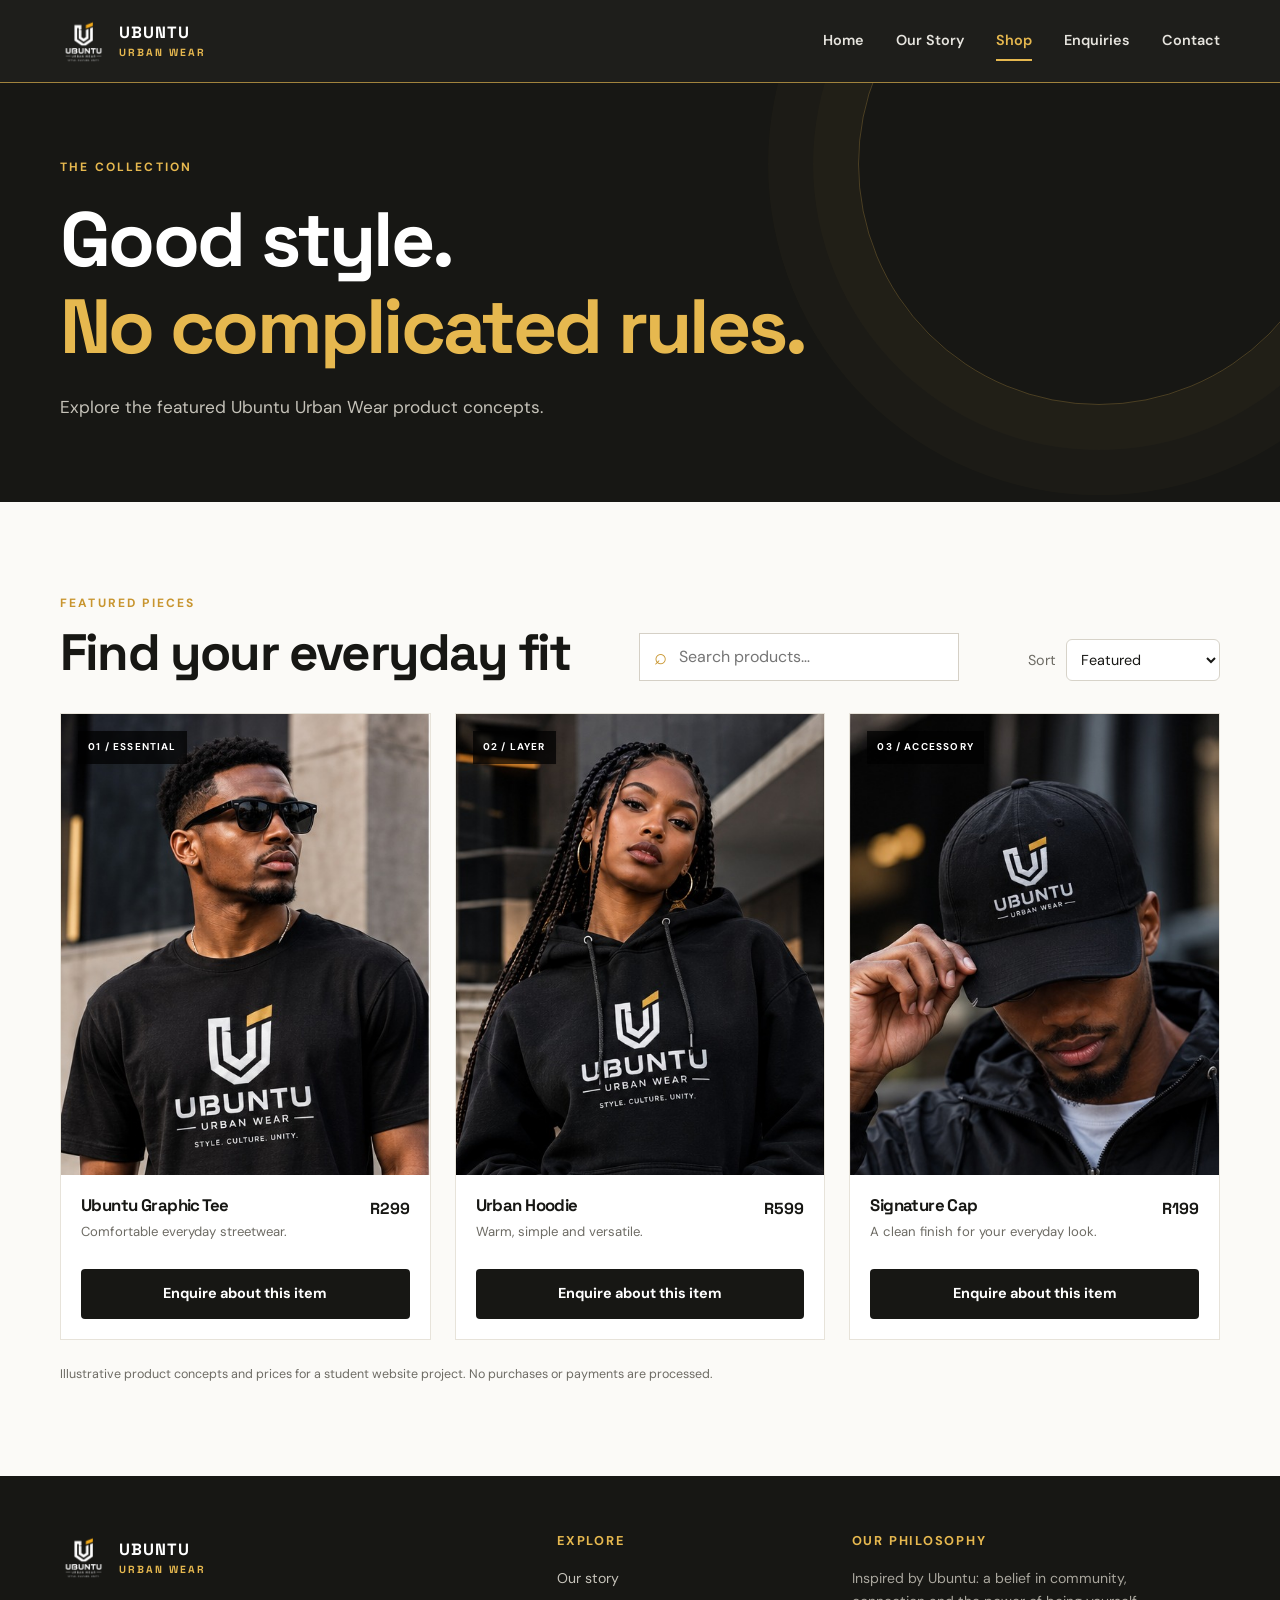
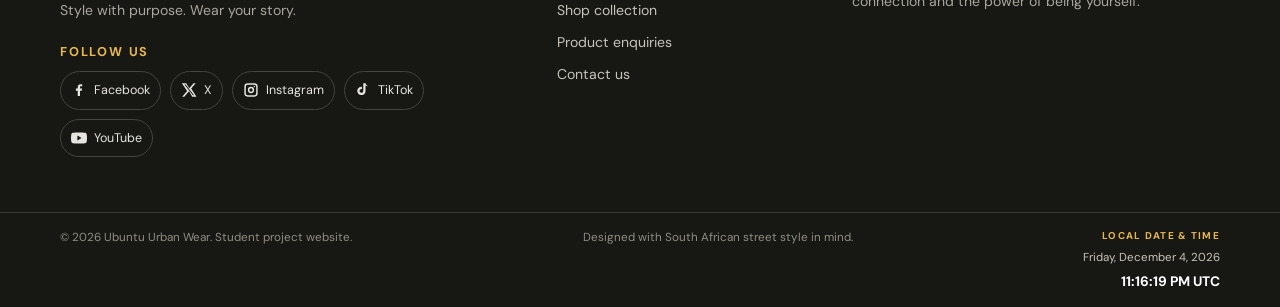
<file: products.html>
<!DOCTYPE html>
<html lang="en">
<head>
    <link rel="icon" type="image/png" sizes="128x128" href="images/favicon.png">
    <link rel="shortcut icon" href="images/favicon.ico" type="image/x-icon">
  <meta charset="UTF-8">
  <meta name="viewport" content="width=device-width, initial-scale=1.0">
  <meta name="description" content="Explore Ubuntu Urban Wear product concepts, including the Graphic Tee, Urban Hoodie and Signature Cap, with illustrative prices in South African rand.">
  <meta name="author" content="Katleho Kulube">
  <meta name="theme-color" content="#111111">
  <meta name="robots" content="index, follow, max-image-preview:large">
  <meta property="og:type" content="website">
  <meta property="og:site_name" content="Ubuntu Urban Wear">
  <meta property="og:title" content="Shop Streetwear | Graphic Tees, Hoodies & Caps | Ubuntu Urban Wear">
  <meta property="og:description" content="Explore Ubuntu Urban Wear product concepts, including the Graphic Tee, Urban Hoodie and Signature Cap, with illustrative prices in South African rand.">
  <meta property="og:image" content="images/banner-model-1.jpg">
  <meta name="twitter:card" content="summary_large_image">
  <meta name="twitter:title" content="Shop Streetwear | Graphic Tees, Hoodies & Caps | Ubuntu Urban Wear">
  <meta name="twitter:description" content="Explore Ubuntu Urban Wear product concepts, including the Graphic Tee, Urban Hoodie and Signature Cap, with illustrative prices in South African rand.">
  <meta name="twitter:image" content="images/banner-model-1.jpg">
  <title>Shop Streetwear | Graphic Tees, Hoodies & Caps | Ubuntu Urban Wear</title>
  <link rel="preconnect" href="https://fonts.googleapis.com">
  <link rel="preconnect" href="https://fonts.gstatic.com" crossorigin>
  <link href="https://fonts.googleapis.com/css2?family=DM+Sans:wght@400;500;600;700&family=Space+Grotesk:wght@400;500;600;700&display=swap" rel="stylesheet">
  <link rel="stylesheet" href="css/style.css">
  <script type="application/ld+json">
  {
    "@context": "https://schema.org",
    "@type": "WebSite",
    "name": "Ubuntu Urban Wear",
    "description": "A South African streetwear concept inspired by style, culture and unity."
  }
  </script>
</head>
<body>
<a class="skip-link" href="#main">Skip to content</a>
<header class="site-header">
  <div class="container nav-wrap">
    <a href="index.html" class="brand" aria-label="Ubuntu Urban Wear home">
      <img src="images/logo.png" alt="Ubuntu Urban Wear logo">
      <span>UBUNTU <em>URBAN WEAR</em></span>
    </a>
    <button class="menu-toggle" type="button" aria-expanded="false" aria-controls="main-nav" aria-label="Open navigation menu"><span></span><span></span><span></span></button>
    <nav class="main-nav" id="main-nav" aria-label="Main navigation">
      <a href="index.html" >Home</a>
      <a href="about.html" >Our Story</a>
      <a href="products.html" aria-current="page">Shop</a>
      <a href="enquiry.html" >Enquiries</a>
      <a href="contact.html" >Contact</a>
    </nav>
  </div>
</header>
<main id="main">
<section class="page-hero compact"><div class="container page-hero-inner"><p class="eyebrow">The collection</p><h1>Good style.<br><span>No complicated rules.</span></h1><p>Explore the featured Ubuntu Urban Wear product concepts.</p></div></section>
  <section class="section"><div class="container"><div class="shop-toolbar"><div><p class="eyebrow">Featured pieces</p><h2>Find your everyday fit</h2></div><label class="search-box" for="product-search"><span aria-hidden="true">⌕</span><input id="product-search" type="search" placeholder="Search products…" aria-label="Search products"></label><label class="sort-box" for="product-sort">Sort <select id="product-sort"><option value="default">Featured</option><option value="price-asc">Price: low to high</option><option value="price-desc">Price: high to low</option><option value="name">Name: A–Z</option></select></label></div>
  <div class="product-grid shop-grid" id="product-list">
    <article class="product-card" data-product-name="Ubuntu Graphic Tee"><div class="product-visual product-photo-wrap"><button class="lightbox-trigger" type="button" aria-label="View larger product image"><img class="product-photo" src="images/ubuntu-graphic-tee.jpg" alt="Model wearing the Ubuntu Urban Wear black graphic tee with white and gold branding" loading="lazy"></button><span class="product-tag">01 / ESSENTIAL</span></div><div class="product-info"><div><h3>Ubuntu Graphic Tee</h3><p>Comfortable everyday streetwear.</p></div><strong>R299</strong></div><a class="btn btn-dark btn-full" href="enquiry.html?product=Ubuntu%20Graphic%20Tee">Enquire about this item</a></article>
    <article class="product-card" data-product-name="Urban Hoodie"><div class="product-visual product-photo-wrap"><button class="lightbox-trigger" type="button" aria-label="View larger product image"><img class="product-photo" src="images/urban-hoodie.jpg" alt="Model wearing the Ubuntu Urban Wear black hoodie with white and gold branding" loading="lazy"></button><span class="product-tag">02 / LAYER</span></div><div class="product-info"><div><h3>Urban Hoodie</h3><p>Warm, simple and versatile.</p></div><strong>R599</strong></div><a class="btn btn-dark btn-full" href="enquiry.html?product=Urban%20Hoodie">Enquire about this item</a></article>
    <article class="product-card" data-product-name="Signature Cap"><div class="product-visual product-photo-wrap"><button class="lightbox-trigger" type="button" aria-label="View larger product image"><img class="product-photo" src="images/signature-cap.jpg" alt="Model wearing the Ubuntu Urban Wear black signature cap with white and gold logo" loading="lazy"></button><span class="product-tag">03 / ACCESSORY</span></div><div class="product-info"><div><h3>Signature Cap</h3><p>A clean finish for your everyday look.</p></div><strong>R199</strong></div><a class="btn btn-dark btn-full" href="enquiry.html?product=Signature%20Cap">Enquire about this item</a></article>
  </div><p class="empty-state" id="empty-state" hidden>No products match your search. Try another term.</p><p class="small-note">Illustrative product concepts and prices for a student website project. No purchases or payments are processed.</p>
  </div></section>
</main><footer class="site-footer">
  <div class="container footer-grid">
    <div class="footer-brand">
      <a href="index.html" class="brand">
        <img src="images/logo.png" alt="">
        <span>UBUNTU <em>URBAN WEAR</em></span>
      </a>
      <p>Style with purpose. Wear your story.</p>
      <div class="social-links" aria-label="Follow Ubuntu Urban Wear on social media">
        <h2>Follow us</h2>
        <div class="social-icons">
          <a href="https://www.facebook.com/" target="_blank" rel="noopener noreferrer" aria-label="Facebook" title="Facebook"><svg viewBox="0 0 24 24" aria-hidden="true"><path d="M13.5 21v-8h2.7l.4-3.1h-3.1v-2c0-.9.3-1.5 1.6-1.5h1.7V3.6c-.3 0-1.3-.1-2.5-.1-2.5 0-4.2 1.5-4.2 4.3v2.1H7.3V13h2.8v8z"/></svg><span>Facebook</span></a>
          <a href="https://x.com/" target="_blank" rel="noopener noreferrer" aria-label="X" title="X"><svg viewBox="0 0 24 24" aria-hidden="true"><path d="M18.9 2H22l-6.8 7.8L23.2 22h-6.3L12 13.9 4.9 22H1.8l7.3-8.4L1.3 2h6.5l4.5 7.5zm-1.1 18h1.7L6.8 3.9H5z"/></svg><span>X</span></a>
          <a href="https://www.instagram.com/" target="_blank" rel="noopener noreferrer" aria-label="Instagram" title="Instagram"><svg viewBox="0 0 24 24" aria-hidden="true"><path d="M7 2h10a5 5 0 0 1 5 5v10a5 5 0 0 1-5 5H7a5 5 0 0 1-5-5V7a5 5 0 0 1 5-5zm0 2.2A2.8 2.8 0 0 0 4.2 7v10A2.8 2.8 0 0 0 7 19.8h10a2.8 2.8 0 0 0 2.8-2.8V7A2.8 2.8 0 0 0 17 4.2zm5 3.1a4.7 4.7 0 1 1 0 9.4 4.7 4.7 0 0 1 0-9.4zm0 2.2a2.5 2.5 0 1 0 0 5 2.5 2.5 0 0 0 0-5zm5-4a1.1 1.1 0 1 1 0 2.2 1.1 1.1 0 0 1 0-2.2z"/></svg><span>Instagram</span></a>
          <a href="https://www.tiktok.com/" target="_blank" rel="noopener noreferrer" aria-label="TikTok" title="TikTok"><svg viewBox="0 0 24 24" aria-hidden="true"><path d="M19.6 6.2a6.1 6.1 0 0 1-3.8-1.3v8.5a6.2 6.2 0 1 1-5.4-6.1v3.4a2.8 2.8 0 1 0 2 2.7V2h3.4a6 6 0 0 0 3.8 4.2z"/></svg><span>TikTok</span></a>
          <a href="https://www.youtube.com/" target="_blank" rel="noopener noreferrer" aria-label="YouTube" title="YouTube"><svg viewBox="0 0 24 24" aria-hidden="true"><path d="M23.5 6.2a3 3 0 0 0-2.1-2.1C19.5 3.6 12 3.6 12 3.6s-7.5 0-9.4.5A3 3 0 0 0 .5 6.2 31 31 0 0 0 0 12a31 31 0 0 0 .5 5.8 3 3 0 0 0 2.1 2.1c1.9.5 9.4.5 9.4.5s7.5 0 9.4-.5a3 3 0 0 0 2.1-2.1A31 31 0 0 0 24 12a31 31 0 0 0-.5-5.8zM9.6 15.6V8.4l6.2 3.6z"/></svg><span>YouTube</span></a>
        </div>
      </div>
    </div>
    <div class="footer-links">
      <h2>Explore</h2>
      <a href="about.html">Our story</a><a href="products.html">Shop collection</a><a href="enquiry.html">Product enquiries</a><a href="contact.html">Contact us</a>
    </div>
    <div class="footer-links">
      <h2>Our philosophy</h2>
      <p>Inspired by Ubuntu: a belief in community, connection and the power of being yourself.</p>
    </div>
  </div>
  <div class="copyright"><div class="container"><p>&copy; 2026 Ubuntu Urban Wear. Student project website.</p><p>Designed with South African street style in mind.</p>
      <div class="local-datetime" aria-label="Your local date and time">
        <span class="local-datetime-label">LOCAL DATE &amp; TIME</span>
        <time class="local-date" data-local-date>Loading date…</time>
        <time class="local-time" data-local-time>Loading time…</time>
      </div></div></div>
</footer>
<script src="javascript/script.js" defer></script>
</body>
</html>
</file>
<file: css/style.css>
/* Ubuntu Urban Wear — Part 3 stylesheet
   Desktop-first design with responsive breakpoints for tablet and mobile. */
:root {
  --ink: #171714;
  --ink-soft: #24241f;
  --paper: #fbfaf7;
  --white: #ffffff;
  --gold: #e6b84f;
  --gold-dark: #c8952f;
  --muted: #6d6b64;
  --line: #e7e3da;
  --soft: #f1eee7;
  --font-body: "DM Sans", Arial, sans-serif;
  --font-display: "Space Grotesk", Arial, sans-serif;
  --container: 1160px;
  --radius: 4px;
  --shadow: 0 18px 45px rgba(22, 22, 18, .08);
}
* { box-sizing: border-box; }
html { scroll-behavior: smooth; scroll-padding-top: 100px; }
body { margin: 0; color: var(--ink); background: var(--paper); font-family: var(--font-body); font-size: 16px; line-height: 1.65; -webkit-font-smoothing: antialiased; }
img { display: block; max-width: 100%; height: auto; }
a { color: inherit; }
button, input, select, textarea { font: inherit; }
button, a { -webkit-tap-highlight-color: transparent; }
a:focus-visible, button:focus-visible, input:focus-visible, select:focus-visible, textarea:focus-visible { outline: 3px solid var(--gold-dark); outline-offset: 3px; }
::selection { background: var(--gold); color: var(--ink); }
.container { width: min(var(--container), calc(100% - 64px)); margin-inline: auto; }
.skip-link { position: absolute; top: -100px; left: 16px; z-index: 100; background: var(--gold); padding: 10px 16px; color: var(--ink); font-weight: 700; }
.skip-link:focus { top: 12px; }
.site-header { position: sticky; top: 0; z-index: 50; background: rgba(23, 23, 20, .97); color: var(--white); border-bottom: 1px solid rgba(230,184,79,.65); backdrop-filter: blur(12px); }
.nav-wrap { min-height: 82px; display: flex; align-items: center; justify-content: space-between; gap: 28px; }
.brand { display: inline-flex; align-items: center; gap: 12px; text-decoration: none; color: var(--white); font-family: var(--font-display); font-size: 1.02rem; font-weight: 700; letter-spacing: .06em; line-height: 1.1; }
.brand img { width: 47px; height: 47px; object-fit: contain; background: transparent !important; border: 0; border-radius: 0; }
.brand em { display: block; margin-top: 5px; color: var(--gold); font-size: .65rem; font-style: normal; letter-spacing: .19em; }
.main-nav { display: flex; align-items: center; gap: clamp(18px, 2.5vw, 34px); }
.main-nav a { position: relative; padding: 9px 0; color: #e6e4de; font-size: .9rem; font-weight: 600; text-decoration: none; transition: color .2s ease; }
.main-nav a::after { position: absolute; right: 0; bottom: 1px; left: 0; height: 2px; background: var(--gold); content: ""; transform: scaleX(0); transform-origin: left; transition: transform .2s ease; }
.main-nav a:hover, .main-nav a[aria-current="page"] { color: var(--gold); }
.main-nav a:hover::after, .main-nav a[aria-current="page"]::after { transform: scaleX(1); }
.menu-toggle { display: none; width: 44px; height: 42px; padding: 10px; border: 1px solid #5b594f; border-radius: 3px; background: transparent; cursor: pointer; }
.menu-toggle span { display: block; height: 2px; margin: 4px 0; background: var(--white); transition: transform .2s ease; }
h1, h2, h3, p { margin-top: 0; }
h1, h2, h3 { font-family: var(--font-display); line-height: 1.13; letter-spacing: -.035em; }
h1 { margin-bottom: 24px; font-size: clamp(3.4rem, 7.2vw, 6.7rem); font-weight: 700; }
h1 span, h2 span { color: var(--gold-dark); }
h2 { margin-bottom: 20px; font-size: clamp(2rem, 4vw, 3.5rem); }
h3 { font-size: 1.2rem; }
p { color: var(--muted); }
.eyebrow { display: flex; align-items: center; gap: 10px; margin-bottom: 18px; color: var(--gold-dark); font-size: .75rem; font-weight: 700; letter-spacing: .18em; text-transform: uppercase; }
.eyebrow span { display: inline-block; width: 25px; height: 2px; background: var(--gold-dark); }
.btn { display: inline-flex; align-items: center; justify-content: center; gap: 20px; min-height: 49px; padding: 12px 20px; border: 1px solid transparent; border-radius: var(--radius); font-size: .9rem; font-weight: 700; text-align: center; text-decoration: none; cursor: pointer; transition: transform .2s ease, background .2s ease, color .2s ease; }
.btn:hover { transform: translateY(-2px); }
.btn-primary { background: var(--gold); color: var(--ink); }
.btn-primary:hover { background: #f0ca70; }
.btn-dark { background: var(--ink); color: var(--white); }
.btn-dark:hover { background: #37372f; }
.btn-full { width: 100%; }
.text-link { display: inline-flex; align-items: center; gap: 12px; padding: 6px 0; color: var(--ink); font-size: .9rem; font-weight: 700; text-decoration: none; border-bottom: 1px solid var(--gold-dark); }
.text-link span { transition: transform .2s ease; }
.text-link:hover span { transform: translateX(4px); }
.hero { position: relative; overflow: hidden; background: var(--ink); color: var(--white); }
.hero-grid { min-height: 625px; display: grid; grid-template-columns: 1.05fr .95fr; align-items: center; gap: clamp(35px, 6vw, 85px); padding-top: 55px; padding-bottom: 70px; }
.hero .eyebrow { color: var(--gold); }
.hero .eyebrow span { background: var(--gold); }
.hero h1 { max-width: 700px; }
.hero h1 span { color: var(--gold); }
.hero-intro { max-width: 520px; margin-bottom: 28px; color: #c5c2b9; font-size: 1.12rem; }
.hero-actions { display: flex; align-items: center; flex-wrap: wrap; gap: 24px; }
.hero .text-link { color: var(--white); border-color: var(--gold); }
.hero-note { display: flex; align-items: center; gap: 13px; margin-top: 50px; }
.note-mark { display: grid; width: 43px; height: 43px; place-items: center; border: 1px solid var(--gold); color: var(--gold); font-family: var(--font-display); font-weight: 700; }
.hero-note p { margin: 0; color: #aaa79e; font-size: .8rem; line-height: 1.5; }
.hero-note strong { color: var(--white); font-size: .88rem; }
.hero-art { position: relative; display: grid; min-height: 420px; place-items: center; overflow: hidden; background: #292923; border: 1px solid #44433a; }
.hero-art::before, .hero-art::after { position: absolute; width: 280px; height: 280px; border: 1px solid rgba(230,184,79,.38); border-radius: 50%; content: ""; }
.hero-art::after { width: 370px; height: 370px; }
.art-circle { position: absolute; width: 460px; height: 460px; border: 1px solid rgba(230,184,79,.15); border-radius: 50%; }
.hero-art img { position: relative; z-index: 2; width: min(78%, 350px); max-height: 300px; object-fit: contain; padding: 18px; background: var(--white); box-shadow: var(--shadow); }
.art-stamp { position: absolute; top: 26px; right: 25px; z-index: 3; color: var(--gold); font-family: var(--font-display); font-size: .68rem; font-weight: 700; letter-spacing: .13em; line-height: 1.45; text-align: right; }
.art-caption { position: absolute; bottom: 16px; left: 18px; margin: 0; color: #bcb8ab; font-size: .62rem; letter-spacing: .16em; }
.hero-bottom { border-top: 1px solid #3b3a32; }
.hero-bottom .container { display: flex; justify-content: space-between; gap: 20px; padding-top: 17px; padding-bottom: 17px; color: #c1bdb2; font-size: .65rem; font-weight: 600; letter-spacing: .14em; }
.section { padding: 92px 0; }
.section-intro { background: var(--paper); }
.intro-grid { display: grid; grid-template-columns: 1fr .8fr; align-items: center; gap: 10%; }
.intro-grid h2 { margin-bottom: 0; }
.intro-grid > div:last-child p { max-width: 510px; margin-bottom: 24px; font-size: 1.05rem; }
.collection-section { background: var(--soft); }
.section-heading { display: flex; align-items: end; justify-content: space-between; gap: 24px; margin-bottom: 35px; }
.section-heading h2 { margin-bottom: 0; }
.section-heading .eyebrow { margin-bottom: 12px; }
.product-grid { display: grid; grid-template-columns: repeat(3, minmax(0, 1fr)); gap: 24px; }
.product-card { min-width: 0; padding: 0 0 18px; overflow: hidden; background: var(--white); border: 1px solid var(--line); transition: transform .25s ease, box-shadow .25s ease; }
.product-card:hover { transform: translateY(-5px); box-shadow: var(--shadow); }
.product-visual { position: relative; display: grid; min-height: 285px; place-items: center; overflow: hidden; }
.product-visual::before { position: absolute; top: -55px; right: -55px; width: 190px; height: 190px; border: 1px solid rgba(23,23,20,.13); border-radius: 50%; content: ""; }
.product-visual::after { position: absolute; right: -15px; bottom: -70px; width: 180px; height: 180px; border: 1px solid rgba(23,23,20,.12); border-radius: 50%; content: ""; }
.visual-tee { background: #e6e0d4; }
.visual-hoodie { background: #d4d0c7; }
.visual-cap { background: #e9d9b4; }
.product-tag { position: absolute; top: 17px; left: 17px; z-index: 3; color: var(--ink); font-size: .62rem; font-weight: 700; letter-spacing: .13em; }
.tee-shape { position: relative; z-index: 2; width: 155px; height: 174px; display: grid; place-items: center; background: #242420; clip-path: polygon(24% 0, 39% 7%, 61% 7%, 76% 0, 100% 18%, 83% 42%, 72% 34%, 72% 100%, 28% 100%, 28% 34%, 17% 42%, 0 18%); filter: drop-shadow(0 16px 10px rgba(0,0,0,.16)); }
.tee-shape span { margin-top: 18px; color: var(--gold); font-family: var(--font-display); font-size: 2.3rem; font-weight: 700; }
.hoodie-shape { position: relative; z-index: 2; display: grid; width: 175px; height: 190px; place-items: center; background: #242420; clip-path: polygon(30% 8%, 40% 0, 60% 0, 70% 8%, 93% 20%, 100% 44%, 82% 50%, 75% 35%, 75% 100%, 25% 100%, 25% 35%, 18% 50%, 0 44%, 7% 20%); filter: drop-shadow(0 16px 10px rgba(0,0,0,.16)); }
.hoodie-shape::before { position: absolute; top: 1px; width: 58px; height: 48px; border: 7px solid #45453e; border-radius: 50% 50% 5px 5px; content: ""; }
.hoodie-shape span { position: relative; margin-top: 45px; color: var(--gold); font-size: .62rem; font-weight: 700; letter-spacing: .12em; }
.cap-shape { position: relative; z-index: 2; width: 155px; height: 95px; margin-top: 30px; display: grid; place-items: center; border-radius: 85px 85px 15px 15px; background: #242420; transform: rotate(-5deg); box-shadow: 0 18px 15px rgba(0,0,0,.12); }
.cap-shape::after { position: absolute; right: -33px; bottom: -2px; width: 85px; height: 20px; border-radius: 0 70% 60% 0; background: #34342e; content: ""; }
.cap-shape span { color: var(--gold); font-family: var(--font-display); font-size: 2rem; font-weight: 700; }
.product-info { display: flex; justify-content: space-between; gap: 12px; padding: 21px 20px 10px; }
.product-info h3 { margin-bottom: 6px; font-size: 1.05rem; }
.product-info p { margin: 0; font-size: .82rem; }
.product-info strong { white-space: nowrap; font-family: var(--font-display); font-size: 1rem; }
.product-link { display: flex; justify-content: space-between; margin: 10px 20px 0; padding-top: 12px; border-top: 1px solid var(--line); color: var(--ink); font-size: .8rem; font-weight: 700; text-decoration: none; }
.product-link span { color: var(--gold-dark); }
.small-note { margin: 24px 0 0; font-size: .78rem; }
.statement-band { padding: 85px 0; background: var(--gold); text-align: center; }
.statement-inner .eyebrow { justify-content: center; color: var(--ink); }
.statement-inner .eyebrow span { background: var(--ink); }
.statement-inner h2 { margin-bottom: 15px; font-size: clamp(2.5rem, 5.5vw, 5rem); }
.statement-inner h2 span { color: var(--white); }
.statement-inner > p:last-child { margin-bottom: 0; color: #49402d; }
.cta-section { padding-top: 65px; padding-bottom: 65px; }
.cta-card { display: flex; align-items: center; justify-content: space-between; gap: 35px; padding: 44px 48px; border: 1px solid var(--line); background: var(--white); }
.cta-card h2 { max-width: 630px; margin-bottom: 12px; font-size: clamp(1.8rem, 3.2vw, 2.7rem); }
.cta-card p:not(.eyebrow) { margin-bottom: 0; }
.cta-card .eyebrow { margin-bottom: 10px; }
.cta-card .btn { flex-shrink: 0; }
.page-hero { position: relative; overflow: hidden; padding: 95px 0 100px; background: var(--ink); color: var(--white); }
.page-hero::after { position: absolute; top: -160px; right: -60px; width: 480px; height: 480px; border: 1px solid rgba(230,184,79,.25); border-radius: 50%; box-shadow: 0 0 0 45px rgba(230,184,79,.025), 0 0 0 90px rgba(230,184,79,.025); content: ""; }
.page-hero-inner { position: relative; z-index: 1; }
.page-hero .eyebrow { color: var(--gold); }
.page-hero .eyebrow span { background: var(--gold); }
.page-hero h1 { max-width: 900px; font-size: clamp(3rem, 6.5vw, 5.8rem); }
.page-hero h1 span { color: var(--gold); }
.page-hero-inner > p:last-child { max-width: 630px; margin-bottom: 0; color: #c5c2b9; font-size: 1.08rem; }
.page-hero.compact { padding: 75px 0 80px; }
.page-hero.compact h1 { font-size: clamp(2.8rem, 6vw, 5rem); }
.story-grid, .audience-grid { display: grid; grid-template-columns: .85fr 1.15fr; align-items: center; gap: 10%; }
.story-mark { position: relative; display: grid; min-height: 330px; place-items: center; overflow: hidden; background: var(--gold); }
.story-mark::before, .story-mark::after { position: absolute; width: 270px; height: 270px; border: 1px solid rgba(23,23,20,.2); border-radius: 50%; content: ""; }
.story-mark::after { width: 350px; height: 350px; }
.story-mark span { position: relative; z-index: 1; color: var(--ink); font-family: var(--font-display); font-size: 8rem; font-weight: 700; letter-spacing: -.1em; }
.story-mark p { position: absolute; bottom: 15px; margin: 0; color: var(--ink); font-size: .65rem; font-weight: 700; letter-spacing: .16em; }
.story-copy h2 { font-size: clamp(2rem, 3.5vw, 3.3rem); }
.story-copy p:not(.eyebrow) { max-width: 620px; }
.soft-section { background: var(--soft); }
.values-grid { display: grid; grid-template-columns: repeat(3, 1fr); gap: 20px; }
.value-card { min-height: 225px; padding: 28px; background: var(--white); border: 1px solid var(--line); }
.value-number { display: inline-block; margin-bottom: 25px; color: var(--gold-dark); font-family: var(--font-display); font-size: .85rem; font-weight: 700; }
.value-card h3 { margin-bottom: 12px; }
.value-card p { margin-bottom: 0; font-size: .92rem; }
.audience-grid { grid-template-columns: .8fr 1.2fr; align-items: start; }
.audience-grid h2 { max-width: 420px; }
.feature-list { display: grid; gap: 13px; padding: 0; list-style: none; }
.feature-list li { position: relative; padding: 0 0 13px 28px; border-bottom: 1px solid var(--line); color: var(--muted); }
.feature-list li::before { position: absolute; left: 0; color: var(--gold-dark); font-weight: 700; content: "↗"; }
.shop-toolbar { display: flex; align-items: end; justify-content: space-between; gap: 25px; margin-bottom: 32px; }
.shop-toolbar h2 { margin-bottom: 0; }
.shop-toolbar .eyebrow { margin-bottom: 10px; }
.search-box { display: flex; align-items: center; gap: 10px; width: min(320px, 100%); min-height: 48px; padding: 0 14px; border: 1px solid #d5d0c6; background: var(--white); }
.search-box span { color: var(--gold-dark); font-size: 1.4rem; }
.search-box input { width: 100%; min-width: 0; border: 0; outline: 0; background: transparent; }
.shop-grid .product-visual { min-height: 310px; }
.shop-grid .product-card { padding-bottom: 20px; }
.shop-grid .btn { margin: 16px 20px 0; width: calc(100% - 40px); }
.empty-state { padding: 30px; border: 1px dashed var(--line); text-align: center; }
.form-layout, .contact-layout { display: grid; grid-template-columns: .8fr 1.2fr; align-items: start; gap: clamp(35px, 7vw, 95px); }
.form-aside h2, .contact-intro h2 { font-size: clamp(2.1rem, 3.5vw, 3.3rem); }
.form-aside > p:not(.eyebrow), .contact-intro > p:not(.eyebrow) { max-width: 440px; }
.aside-note { display: flex; align-items: center; gap: 16px; margin-top: 35px; padding: 20px; background: var(--soft); }
.aside-note span { display: grid; flex-shrink: 0; width: 52px; height: 52px; place-items: center; background: var(--gold); font-family: var(--font-display); font-size: 1.5rem; font-weight: 700; }
.aside-note p { margin: 0; font-size: .85rem; }
.form-panel { padding: clamp(24px, 4vw, 42px); background: var(--white); border: 1px solid var(--line); box-shadow: var(--shadow); }
.site-form { display: grid; gap: 10px; }
.form-heading { margin-bottom: 10px; }
.form-heading h2 { margin-bottom: 8px; font-size: 1.7rem; }
.form-heading p { margin: 0; font-size: .82rem; }
.site-form label { margin-top: 7px; color: var(--ink); font-size: .86rem; font-weight: 700; }
.site-form input, .site-form select, .site-form textarea { width: 100%; min-height: 48px; padding: 12px 13px; border: 1px solid #d5d0c6; border-radius: 2px; background: #fffefa; color: var(--ink); }
.site-form textarea { min-height: 130px; resize: vertical; }
.site-form input:focus, .site-form select:focus, .site-form textarea:focus { border-color: var(--gold-dark); outline: 2px solid rgba(200,149,47,.18); }
.site-form .btn { justify-self: start; margin-top: 10px; }
.form-feedback { min-height: 1.4em; margin: 0; font-size: .88rem; font-weight: 700; }
.form-feedback.success { color: #24633d; }
.form-feedback.error { color: #a32929; }
.form-disclaimer { margin: 0; font-size: .75rem; }
.contact-detail { display: flex; align-items: flex-start; gap: 15px; margin-top: 26px; }
.detail-icon { display: grid; flex-shrink: 0; width: 42px; height: 42px; place-items: center; background: var(--gold); font-size: 1.2rem; }
.contact-detail strong { display: block; margin-bottom: 3px; }
.contact-detail p { margin: 0; font-size: .88rem; }
.contact-note { margin-top: 35px; padding: 20px; border-left: 3px solid var(--gold-dark); background: var(--soft); }
.contact-note strong { display: block; margin-bottom: 6px; }
.contact-note p { margin: 0; font-size: .84rem; }
.site-footer { background: var(--ink); color: var(--white); }
.footer-grid { display: grid; grid-template-columns: 1.2fr .65fr 1fr; gap: 55px; padding-top: 58px; padding-bottom: 55px; }
.footer-brand .brand { margin-bottom: 18px; }
.footer-brand > p, .footer-links p { max-width: 330px; margin-bottom: 0; color: #aaa79e; font-size: .88rem; }
.footer-links { display: flex; flex-direction: column; align-items: flex-start; gap: 9px; }
.footer-links h2 { margin-bottom: 9px; color: var(--gold); font-family: var(--font-body); font-size: .8rem; font-weight: 700; letter-spacing: .14em; text-transform: uppercase; }
.footer-links a { color: #c7c4bb; font-size: .88rem; text-decoration: none; }
.footer-links a:hover { color: var(--gold); }
.copyright { border-top: 1px solid #393931; }
.copyright .container { display: flex; justify-content: space-between; gap: 20px; padding-top: 15px; padding-bottom: 15px; }
.copyright p { margin: 0; color: #8f8d84; font-size: .73rem; }
[hidden] { display: none !important; }
@media (max-width: 900px) {
  .container { width: min(var(--container), calc(100% - 44px)); }
  .nav-wrap { min-height: 76px; }
  .brand { font-size: .92rem; }
  .brand img { width: 42px; height: 42px; background: transparent !important; }
  .main-nav { gap: 17px; }
  .main-nav a { font-size: .82rem; }
  .hero-grid { min-height: 560px; gap: 35px; }
  .hero-art { min-height: 350px; }
  .hero-art::before { width: 230px; height: 230px; }
  .hero-art::after { width: 310px; height: 310px; }
  .product-visual { min-height: 235px; }
  .product-info { padding-inline: 15px; }
  .product-link { margin-inline: 15px; }
  .footer-grid { gap: 30px; }
  .form-layout, .contact-layout { gap: 35px; }
}
@media (max-width: 700px) {
  html { scroll-padding-top: 76px; }
  .container { width: calc(100% - 36px); }
  .nav-wrap { min-height: 72px; }
  .menu-toggle { display: block; }
  .menu-toggle[aria-expanded="true"] span:first-child { transform: translateY(6px) rotate(45deg); }
  .menu-toggle[aria-expanded="true"] span:nth-child(2) { opacity: 0; }
  .menu-toggle[aria-expanded="true"] span:last-child { transform: translateY(-6px) rotate(-45deg); }
  .main-nav { position: absolute; top: 71px; right: 0; left: 0; display: none; align-items: stretch; gap: 0; padding: 8px 18px 18px; background: var(--ink); border-bottom: 1px solid var(--gold); }
  .main-nav.open { display: flex; flex-direction: column; }
  .main-nav a { padding: 13px 4px; border-bottom: 1px solid #37372f; font-size: .95rem; }
  .main-nav a::after { display: none; }
  .hero-grid { grid-template-columns: 1fr; gap: 40px; padding-top: 62px; padding-bottom: 48px; }
  h1 { font-size: clamp(3.5rem, 16vw, 5.4rem); }
  .hero-intro { font-size: 1rem; }
  .hero-art { min-height: 330px; }
  .hero-art img { width: min(70%, 300px); }
  .hero-note { margin-top: 35px; }
  .hero-bottom .container { flex-wrap: wrap; justify-content: flex-start; gap: 10px 22px; font-size: .58rem; }
  .section { padding: 65px 0; }
  .intro-grid, .story-grid, .audience-grid, .form-layout, .contact-layout { grid-template-columns: 1fr; gap: 32px; }
  .intro-grid h2 { margin-bottom: 0; }
  .section-heading { align-items: flex-start; flex-direction: column; gap: 16px; }
  .product-grid { grid-template-columns: 1fr; gap: 22px; }
  .product-visual, .shop-grid .product-visual { min-height: 285px; }
  .product-info { padding-inline: 20px; }
  .product-link { margin-inline: 20px; }
  .statement-band { padding: 65px 0; }
  .cta-card { align-items: flex-start; flex-direction: column; padding: 28px 24px; }
  .page-hero { padding: 68px 0 72px; }
  .page-hero.compact { padding: 60px 0 64px; }
  .page-hero::after { right: -300px; }
  .story-mark { min-height: 260px; }
  .story-mark span { font-size: 6rem; }
  .values-grid { grid-template-columns: 1fr; }
  .value-card { min-height: auto; }
  .shop-toolbar { align-items: stretch; flex-direction: column; }
  .search-box { width: 100%; }
  .form-panel { padding: 24px 20px; }
  .footer-grid { grid-template-columns: 1fr 1fr; gap: 30px 22px; padding-top: 42px; padding-bottom: 38px; }
  .footer-brand { grid-column: 1 / -1; }
  .copyright .container { flex-direction: column; gap: 4px; }
}
@media (max-width: 380px) {
  .container { width: calc(100% - 28px); }
  .brand { gap: 8px; font-size: .82rem; }
  .brand img { width: 36px; height: 36px; background: transparent !important; }
  .brand em { font-size: .58rem; }
  .hero-actions { align-items: flex-start; flex-direction: column; gap: 14px; }
  .hero-art { min-height: 275px; }
  .art-caption { font-size: .5rem; }
  .footer-grid { grid-template-columns: 1fr; }
  .footer-brand { grid-column: auto; }
}
@media (prefers-reduced-motion: reduce) {
  *, *::before, *::after { scroll-behavior: auto !important; animation-duration: .01ms !important; animation-iteration-count: 1 !important; transition-duration: .01ms !important; }
}

/* Rotating fashion banner. The original project logo is reused on every slide. */
.fashion-carousel { position:relative; min-height:clamp(470px, 48vw, 650px); overflow:hidden; background:#111; color:#fff; }
.fashion-slide { position:absolute; inset:0; display:flex; align-items:center; opacity:0; visibility:hidden; transition:opacity .8s ease, visibility .8s; }
.fashion-slide.active { opacity:1; visibility:visible; }
.fashion-slide-image { position:absolute; z-index:0; inset:0; display:block; width:100%; height:100%; object-fit:cover; object-position:center 38%; }
.fashion-shade { position:absolute; z-index:1; inset:0; background:linear-gradient(90deg,rgba(0,0,0,.83) 0%,rgba(0,0,0,.62) 43%,rgba(0,0,0,.08) 100%); }
.fashion-content { position:relative; z-index:2; padding-top:65px; padding-bottom:90px; }
.fashion-logo { display:block; width:190px; max-height:78px; object-fit:contain; object-position:left center; padding:0; margin-bottom:28px; background:transparent; }
.fashion-content .eyebrow { color:var(--gold); text-transform:uppercase; letter-spacing:.19em; font-size:.78rem; font-weight:700; }
.fashion-content h1,.fashion-content h2 { max-width:680px; margin:0 0 20px; font-family:var(--font-display); font-size:clamp(3.2rem,7.5vw,6.6rem); line-height:.98; letter-spacing:-.055em; text-transform:uppercase; }
.fashion-content h1 span,.fashion-content h2 span { color:var(--gold); }
.fashion-content > p:not(.eyebrow) { max-width:480px; margin-bottom:28px; color:#f0eee8; font-size:clamp(1rem,1.6vw,1.2rem); }
.carousel-arrow { position:absolute; z-index:3; top:50%; transform:translateY(-50%); width:46px; height:46px; border:1px solid rgba(255,255,255,.65); border-radius:50%; background:rgba(0,0,0,.35); color:white; font-size:2rem; line-height:1; cursor:pointer; }
.carousel-prev { left:22px; }.carousel-next { right:22px; }.carousel-arrow:hover { background:var(--gold); color:#111; border-color:var(--gold); }
.carousel-dots { position:absolute; z-index:3; bottom:25px; left:50%; display:flex; gap:10px; transform:translateX(-50%); }
.carousel-dots button { width:10px; height:10px; padding:0; border:1px solid white; border-radius:50%; background:transparent; cursor:pointer; }
.carousel-dots button.active { background:var(--gold); border-color:var(--gold); transform:scale(1.2); }
@media(max-width:700px) { .fashion-carousel { min-height:560px; }.fashion-slide-image { object-position:60% center; }.fashion-shade { background:linear-gradient(90deg,rgba(0,0,0,.82),rgba(0,0,0,.42)); }.fashion-content { padding-top:45px; padding-bottom:80px; }.fashion-logo { width:150px; margin-bottom:24px; }.fashion-content h1,.fashion-content h2 { font-size:clamp(2.8rem,13vw,4.5rem); }.carousel-arrow { width:38px;height:38px;font-size:1.6rem; }.carousel-prev { left:10px; }.carousel-next { right:10px; } }
@media(prefers-reduced-motion:reduce) { .fashion-slide { transition:none; } }

/* Keep the original transparent logo transparent in both header and footer. */
.site-header .brand img, .site-footer .brand img, .site-header .brand img:hover, .site-footer .brand img:hover { background: transparent !important; box-shadow: none; border: 0; }


/* Branded model photography for the featured product cards. */
.product-photo-wrap { position: relative; display: block; min-height: 0; aspect-ratio: 4 / 5; overflow: hidden; background: #171717; }
.product-photo-wrap::before, .product-photo-wrap::after { display: none; }
.product-photo { display: block; width: 100%; height: 100%; object-fit: cover; object-position: center top; transition: transform .45s ease; }
.product-card:hover .product-photo { transform: scale(1.035); }
.product-photo-wrap .product-tag { padding: 8px 10px; color: #fff; background: rgba(0,0,0,.72); letter-spacing: .12em; }
@media (prefers-reduced-motion: reduce) { .product-photo { transition: none; } .product-card:hover .product-photo { transform: none; } }

/* Homepage product cards use the locally stored model photographs. */
.collection-section .product-photo-wrap { min-height: 0; aspect-ratio: 4 / 5; background: #171717; }
.collection-section .product-photo-wrap::before, .collection-section .product-photo-wrap::after { display: none; }
.collection-section .product-photo { position: absolute; inset: 0; width: 100%; height: 100%; object-fit: cover; object-position: center top; }
.collection-section .product-photo-wrap .product-tag { padding: 8px 10px; color: #fff; background: rgba(0,0,0,.72); }


/* Part 3: accessible product image lightbox and sorting controls */
.lightbox-trigger { display:block; position:absolute; inset:0; width:100%; height:100%; padding:0; border:0; background:transparent; cursor:zoom-in; text-align:inherit; }
.lightbox-trigger .product-photo { position:absolute; inset:0; }
.lightbox-trigger:focus-visible { outline:3px solid var(--gold); outline-offset:-4px; }
.sort-box { display:flex; align-items:center; gap:10px; color:var(--muted); font-size:.9rem; }
.sort-box select { border:1px solid #d7d3c9; border-radius:6px; background:#fff; color:var(--ink); padding:10px; font:inherit; }
.product-lightbox { position:fixed; inset:0; z-index:10000; display:none; align-items:center; justify-content:center; padding:24px; background:rgba(0,0,0,.92); }
.product-lightbox.open { display:flex; }
.product-lightbox img { display:block; max-width:min(92vw,900px); max-height:82vh; object-fit:contain; box-shadow:0 15px 55px rgba(0,0,0,.4); }
.product-lightbox .lightbox-close { position:absolute; top:18px; right:24px; color:#fff; background:transparent; border:1px solid rgba(255,255,255,.65); border-radius:50%; width:44px; height:44px; font-size:1.8rem; cursor:pointer; }
.product-lightbox .lightbox-caption { position:absolute; bottom:14px; left:16px; right:16px; color:#fff; text-align:center; }
@media(max-width:700px){ .sort-box { width:100%; justify-content:space-between; } .sort-box select { flex:1; max-width:65%; } }


/* Social media links in the shared footer */
.social-links { margin-top: 22px; }
.social-links h2 { margin: 0 0 12px; color: var(--gold); font-family: var(--font-body); font-size: .8rem; font-weight: 700; letter-spacing: .14em; text-transform: uppercase; }
.social-icons { display: flex; flex-wrap: wrap; gap: 9px; }
.social-icons a { display: inline-flex; align-items: center; gap: 7px; padding: 8px 10px; border: 1px solid #45433e; border-radius: 999px; color: #e7e5df; text-decoration: none; font-size: .78rem; transition: color .2s ease, border-color .2s ease, background .2s ease; }
.social-icons a:hover, .social-icons a:focus-visible { color: var(--ink); background: var(--gold); border-color: var(--gold); outline-offset: 3px; }
.social-icons svg { width: 16px; height: 16px; fill: currentColor; flex: 0 0 16px; }
@media (max-width: 480px) { .social-icons { gap: 7px; } .social-icons a { padding: 8px; } }


/* Accessible product image lightbox */
.image-lightbox {
  position: fixed;
  width: min(92vw, 900px);
  max-width: 900px;
  max-height: 92vh;
  padding: clamp(18px, 3vw, 32px);
  border: 1px solid var(--line);
  border-radius: 8px;
  background: var(--paper);
  color: var(--ink);
  box-shadow: 0 24px 90px rgba(0, 0, 0, .35);
}
.image-lightbox::backdrop { background: rgba(10, 10, 9, .82); }
.image-lightbox[open] { display: grid; justify-items: center; gap: 12px; }
.image-lightbox img { width: auto; max-width: 100%; max-height: 72vh; object-fit: contain; }
.image-lightbox .lightbox-caption { margin: 0; text-align: center; }
.lightbox-close { justify-self: end; width: 42px; height: 42px; border: 1px solid var(--line); background: var(--white); color: var(--ink); font-size: 1.7rem; cursor: pointer; }


/* Branded story image */
.story-image-wrap { min-width: 0; overflow: hidden; border-radius: 16px; background: #111; }
.story-image { display: block; width: 100%; height: 100%; min-height: 280px; max-height: 440px; object-fit: cover; object-position: center; }
@media (max-width: 700px) { .story-image { min-height: 220px; max-height: 360px; } }

/* Local date and time updater: uses the visitor's device locale and time zone. */
.local-datetime { display:flex; flex-direction:column; align-items:flex-end; gap:3px; text-align:right; }
.local-datetime-label { color:var(--gold); font-size:.62rem; font-weight:700; letter-spacing:.13em; }
.local-date { color:#c7c4bb; font-size:.72rem; }
.local-time { color:var(--white); font-size:.86rem; font-weight:700; font-variant-numeric:tabular-nums; }
@media (max-width:700px) { .local-datetime { align-items:flex-start; text-align:left; margin-top:8px; } }
</file>
